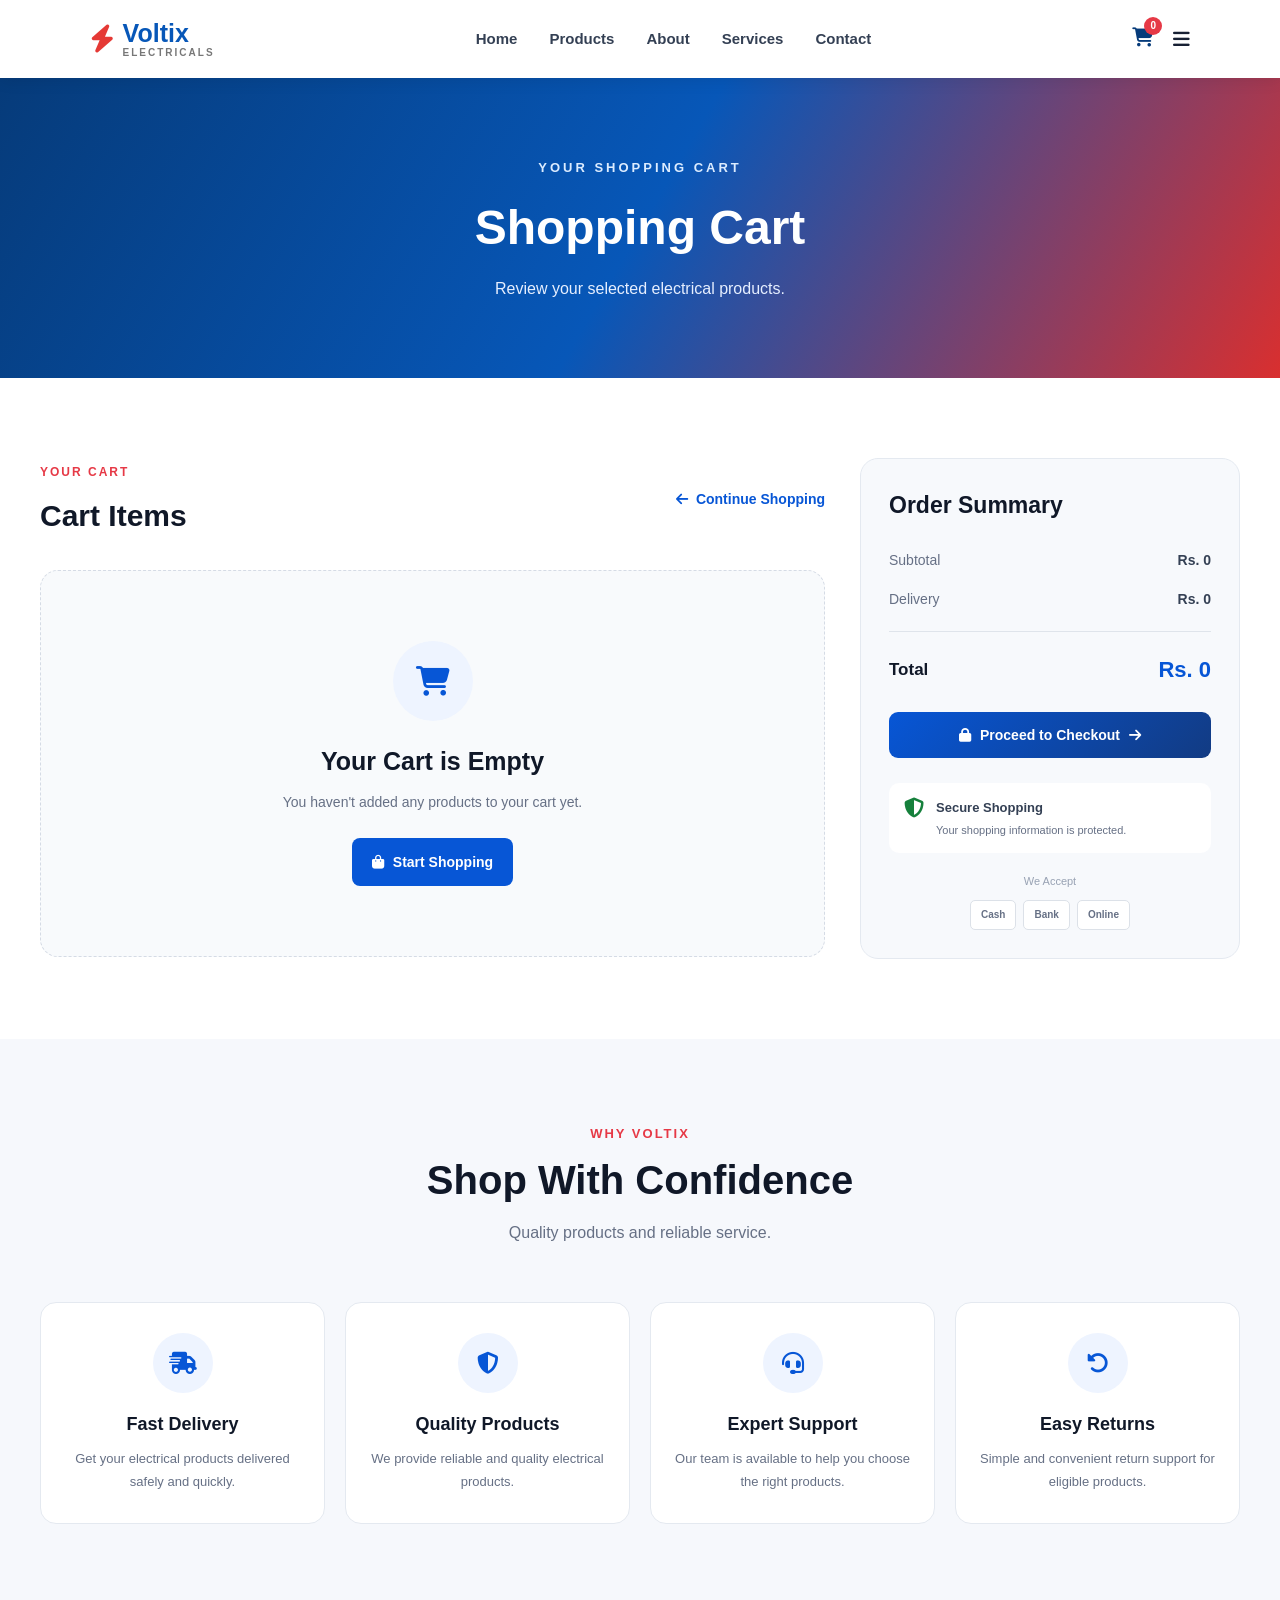
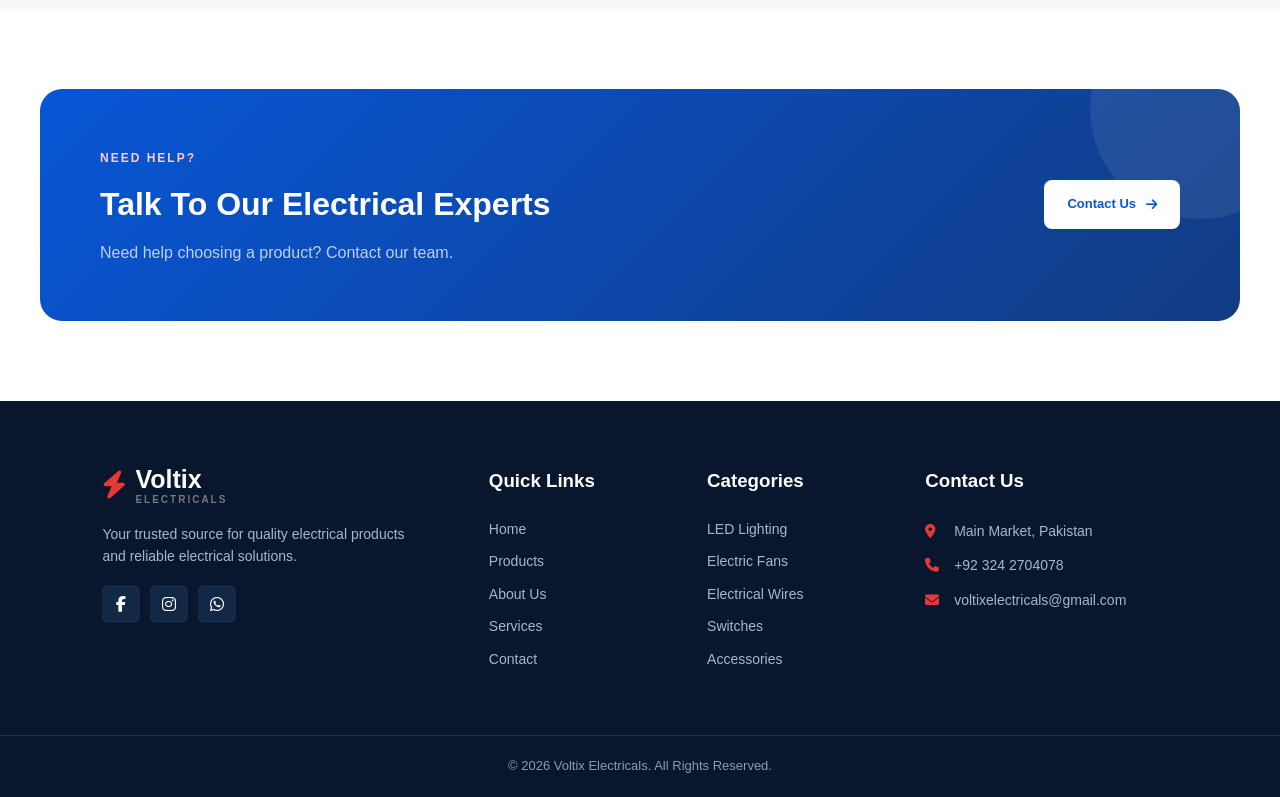
<file: cart.html>
<!DOCTYPE html>
<html lang="en">

<head>

    <meta charset="UTF-8">

    <meta name="viewport" content="width=device-width, initial-scale=1.0">

    <title>Shopping Cart | Voltix Electricals</title>

    <!-- Main CSS -->
    <link rel="stylesheet" href="style.css">

    <!-- Font Awesome -->
    <link rel="stylesheet"
        href="https://cdnjs.cloudflare.com/ajax/libs/font-awesome/6.5.2/css/all.min.css">

</head>


<body>


    <!-- ==================================================
         NAVBAR
    ================================================== -->

    <header class="navbar">

        <div class="logo">

            <i class="fa-solid fa-bolt"></i>

            <div>

                <span>Voltix</span>

                <small>Electricals</small>

            </div>

        </div>


        <nav>

            <a href="index.html">
                Home
            </a>

            <a href="products.html">
                Products
            </a>

            <a href="about.html">
                About
            </a>

            <a href="services.html">
                Services
            </a>

            <a href="contact.html">
                Contact
            </a>

        </nav>


        <div class="nav-icons">

            <a href="cart.html" class="active-cart">

                <i class="fa-solid fa-cart-shopping"></i>

                <span class="cart-count" id="cartCount">
                    0
                </span>

            </a>

            <i class="fa-solid fa-bars menu-icon"></i>

        </div>

    </header>



    <!-- ==================================================
         PAGE HEADER
    ================================================== -->

    <section class="page-header">

        <div>

            <span>
                YOUR SHOPPING CART
            </span>

            <h1>
                Shopping Cart
            </h1>

            <p>
                Review your selected electrical products.
            </p>

        </div>

    </section>



    <!-- ==================================================
         CART SECTION
    ================================================== -->

    <section class="cart-section">

        <div class="cart-container">


            <!-- ==================================================
                 CART PRODUCTS
            ================================================== -->

            <div class="cart-products">

                <div class="cart-heading">

                    <div>

                        <span>
                            YOUR CART
                        </span>

                        <h2>
                            Cart Items
                        </h2>

                    </div>

                    <a href="products.html" class="continue-shopping">

                        <i class="fa-solid fa-arrow-left"></i>

                        Continue Shopping

                    </a>

                </div>


                <!-- CART ITEMS WILL COME HERE -->

                <div id="cartItems">

                    <!-- JavaScript will add products here -->

                </div>


                <!-- EMPTY CART -->

                <div
                    id="emptyCart"
                    class="empty-cart">

                    <div class="empty-cart-icon">

                        <i class="fa-solid fa-cart-shopping"></i>

                    </div>

                    <h2>
                        Your Cart is Empty
                    </h2>

                    <p>
                        You haven't added any products to your cart yet.
                    </p>

                    <a
                        href="products.html"
                        class="shop-now-btn">

                        <i class="fa-solid fa-bag-shopping"></i>

                        Start Shopping

                    </a>

                </div>

            </div>



            <!-- ==================================================
                 CART SUMMARY
            ================================================== -->

            <div class="cart-summary">

                <h2>
                    Order Summary
                </h2>


                <div class="summary-row">

                    <span>
                        Subtotal
                    </span>

                    <strong id="cartSubtotal">
                        Rs. 0
                    </strong>

                </div>


                <div class="summary-row">

                    <span>
                        Delivery
                    </span>

                    <strong id="cartDelivery">
                        Rs. 0
                    </strong>

                </div>


                <div class="summary-divider"></div>


                <div class="summary-total">

                    <span>
                        Total
                    </span>

                    <strong id="cartTotal">
                        Rs. 0
                    </strong>

                </div>


                <!-- CHECKOUT BUTTON -->

                <button
                    class="checkout-btn"
                    id="checkoutBtn">

                    <i class="fa-solid fa-lock"></i>

                    Proceed to Checkout

                    <i class="fa-solid fa-arrow-right"></i>

                </button>


                <!-- PAYMENT INFO -->

                <div class="secure-payment">

                    <i class="fa-solid fa-shield-halved"></i>

                    <div>

                        <strong>
                            Secure Shopping
                        </strong>

                        <span>
                            Your shopping information is protected.
                        </span>

                    </div>

                </div>


                <!-- PAYMENT METHODS -->

                <div class="payment-methods">

                    <span>
                        We Accept
                    </span>

                    <div>

                        <span>
                            Cash
                        </span>

                        <span>
                            Bank
                        </span>

                        <span>
                            Online
                        </span>

                    </div>

                </div>

            </div>

        </div>

    </section>



    <!-- ==================================================
         WHY SHOP WITH US
    ================================================== -->

    <section class="cart-benefits">

        <div class="section-heading">

            <span>
                WHY VOLTIX
            </span>

            <h2>
                Shop With Confidence
            </h2>

            <p>
                Quality products and reliable service.
            </p>

        </div>


        <div class="benefits-grid">


            <!-- BENEFIT 1 -->

            <div class="benefit-card">

                <div class="benefit-icon">

                    <i class="fa-solid fa-truck-fast"></i>

                </div>

                <h3>
                    Fast Delivery
                </h3>

                <p>
                    Get your electrical products delivered
                    safely and quickly.
                </p>

            </div>


            <!-- BENEFIT 2 -->

            <div class="benefit-card">

                <div class="benefit-icon">

                    <i class="fa-solid fa-shield-halved"></i>

                </div>

                <h3>
                    Quality Products
                </h3>

                <p>
                    We provide reliable and quality electrical
                    products.
                </p>

            </div>


            <!-- BENEFIT 3 -->

            <div class="benefit-card">

                <div class="benefit-icon">

                    <i class="fa-solid fa-headset"></i>

                </div>

                <h3>
                    Expert Support
                </h3>

                <p>
                    Our team is available to help you choose
                    the right products.
                </p>

            </div>


            <!-- BENEFIT 4 -->

            <div class="benefit-card">

                <div class="benefit-icon">

                    <i class="fa-solid fa-rotate-left"></i>

                </div>

                <h3>
                    Easy Returns
                </h3>

                <p>
                    Simple and convenient return support for
                    eligible products.
                </p>

            </div>

        </div>

    </section>



    <!-- ==================================================
         CTA
    ================================================== -->

    <section class="cta">

        <div>

            <span>
                NEED HELP?
            </span>

            <h2>
                Talk To Our Electrical Experts
            </h2>

            <p>
                Need help choosing a product? Contact our team.
            </p>

        </div>


        <a
            href="contact.html"
            class="cta-btn">

            Contact Us

            <i class="fa-solid fa-arrow-right"></i>

        </a>

    </section>



    <!-- ==================================================
         FOOTER
    ================================================== -->

    <footer>

        <div class="footer-container">


            <!-- ABOUT -->

            <div class="footer-about">

                <div class="logo footer-logo">

                    <i class="fa-solid fa-bolt"></i>

                    <div>

                        <span>
                            Voltix
                        </span>

                        <small>
                            Electricals
                        </small>

                    </div>

                </div>


                <p>
                    Your trusted source for quality electrical
                    products and reliable electrical solutions.
                </p>


                <div class="social">

                    <a href="#">
                        <i class="fa-brands fa-facebook-f"></i>
                    </a>

                    <a href="#">
                        <i class="fa-brands fa-instagram"></i>
                    </a>

                    <a href="#">
                        <i class="fa-brands fa-whatsapp"></i>
                    </a>

                </div>

            </div>



            <!-- QUICK LINKS -->

            <div class="footer-links">

                <h3>
                    Quick Links
                </h3>

                <a href="index.html">
                    Home
                </a>

                <a href="products.html">
                    Products
                </a>

                <a href="about.html">
                    About Us
                </a>

                <a href="services.html">
                    Services
                </a>

                <a href="contact.html">
                    Contact
                </a>

            </div>



            <!-- CATEGORIES -->

            <div class="footer-links">

                <h3>
                    Categories
                </h3>

                <a href="products.html">
                    LED Lighting
                </a>

                <a href="products.html">
                    Electric Fans
                </a>

                <a href="products.html">
                    Electrical Wires
                </a>

                <a href="products.html">
                    Switches
                </a>

                <a href="products.html">
                    Accessories
                </a>

            </div>



            <!-- CONTACT -->

            <div class="footer-contact">

                <h3>
                    Contact Us
                </h3>

                <p>

                    <i class="fa-solid fa-location-dot"></i>

                    Main Market, Pakistan

                </p>


                <p>

                    <i class="fa-solid fa-phone"></i>

                    +92 324 2704078

                </p>


                <p>

                    <i class="fa-solid fa-envelope"></i>

                    voltixelectricals@gmail.com

                </p>

            </div>


        </div>


        <div class="copyright">

            <p>

                © 2026 Voltix Electricals.
                All Rights Reserved.

            </p>

        </div>

    </footer>



    <!-- ==================================================
         COMMON JS
    ================================================== -->

    <script src="js.js"></script>

</body>

</html>
</file>
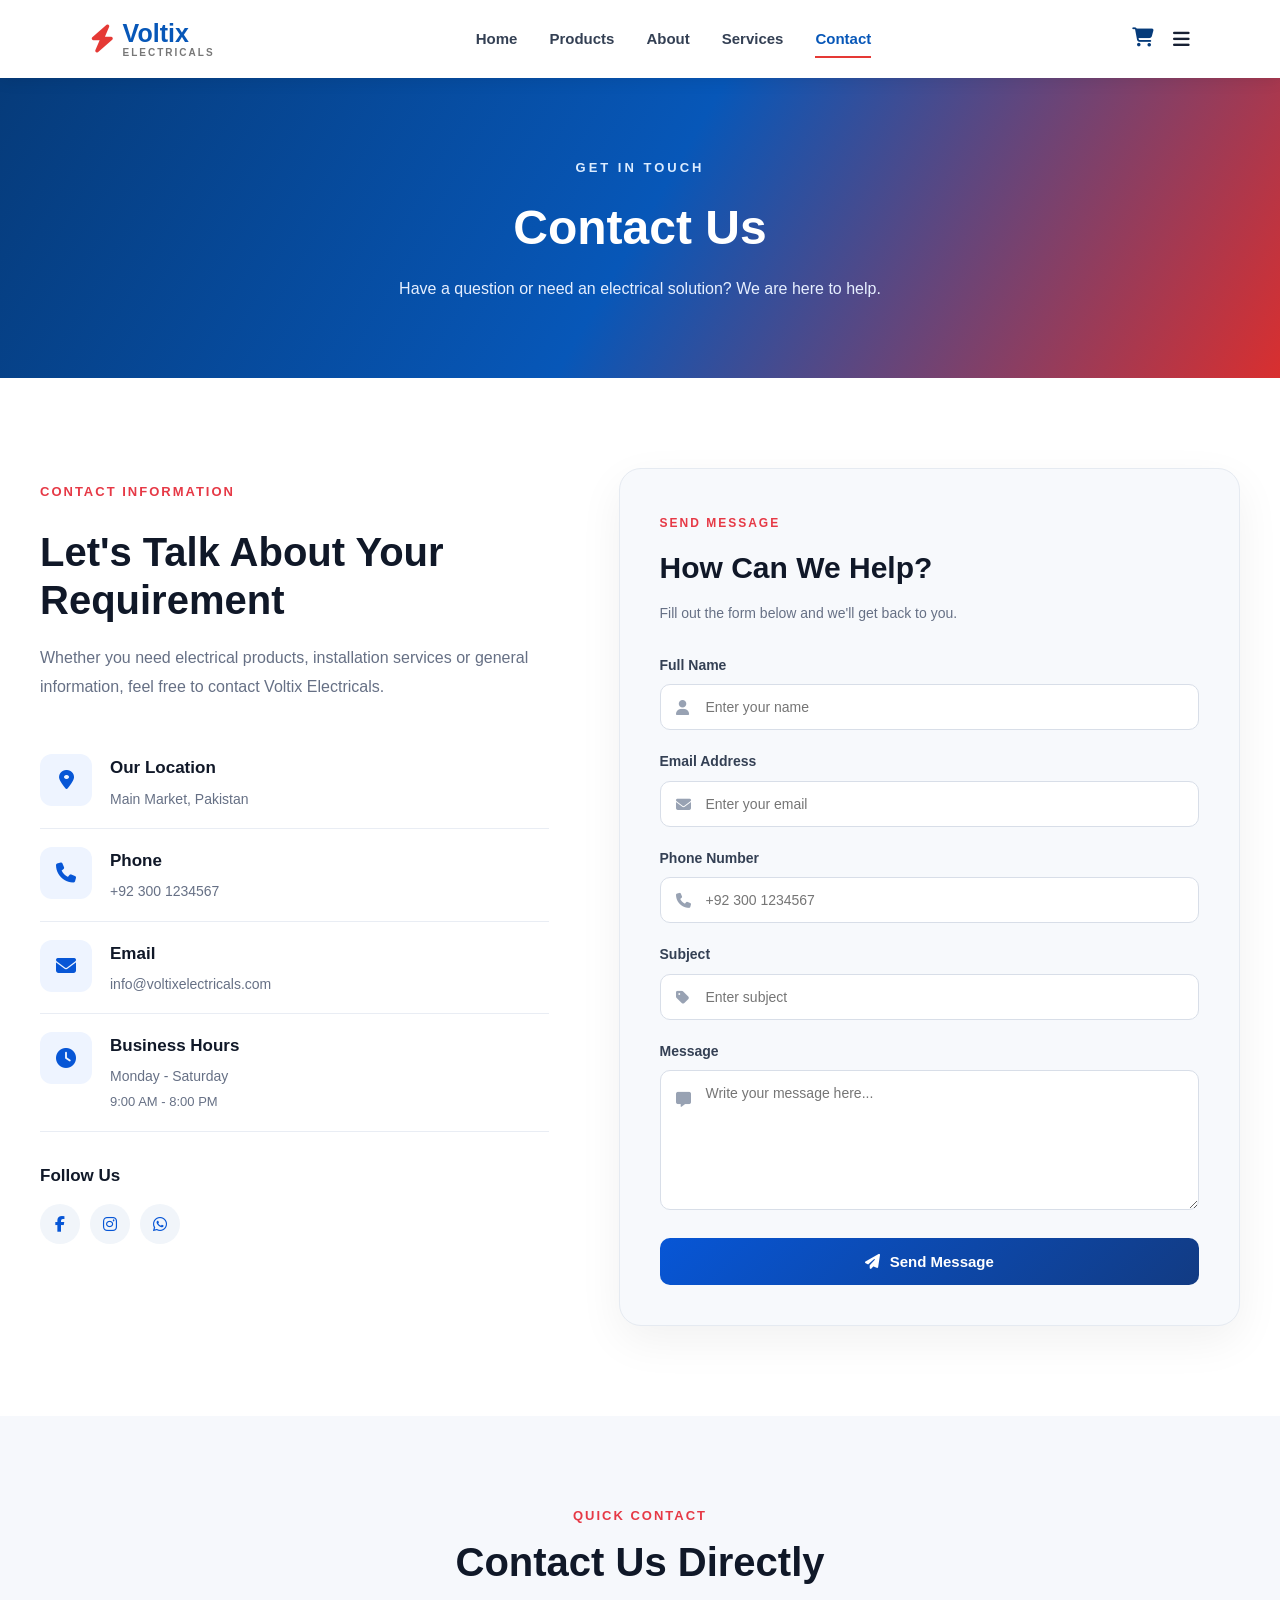
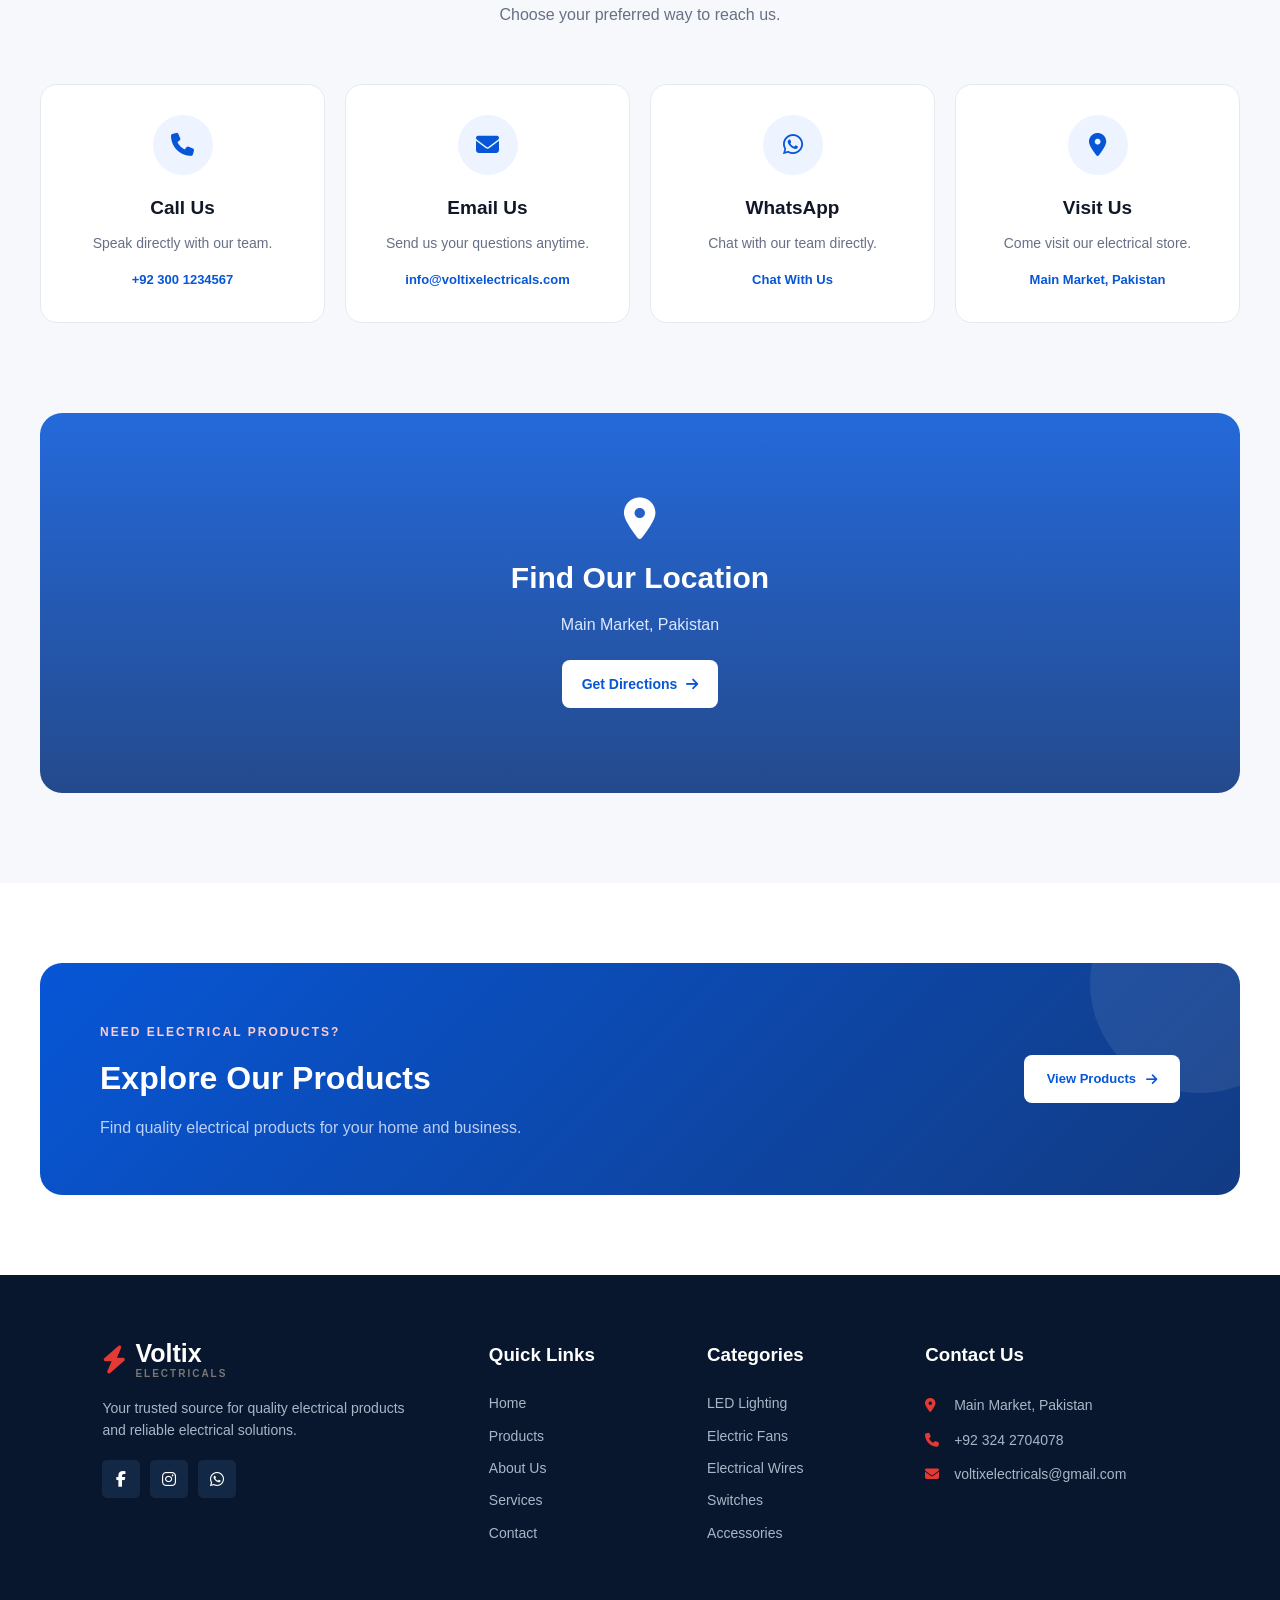
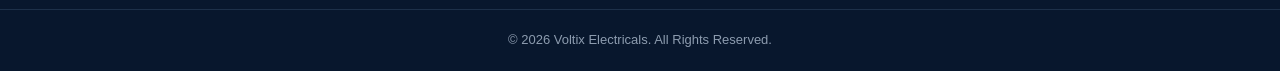
<file: contact.html>
<!DOCTYPE html>
<html lang="en">

<head>

    <meta charset="UTF-8">

    <meta name="viewport" content="width=device-width, initial-scale=1.0">

    <title>Contact | Voltix Electricals</title>

    <!-- Main CSS -->
    <link rel="stylesheet" href="style.css">

    <!-- Font Awesome -->
    <link rel="stylesheet"
        href="https://cdnjs.cloudflare.com/ajax/libs/font-awesome/6.5.2/css/all.min.css">

</head>


<body>


    <!-- ==================================================
         NAVBAR
    ================================================== -->

    <header class="navbar">

        <div class="logo">

            <i class="fa-solid fa-bolt"></i>

            <div>

                <span>Voltix</span>

                <small>Electricals</small>

            </div>

        </div>


        <nav>

            <a href="index.html">
                Home
            </a>

            <a href="products.html">
                Products
            </a>

            <a href="about.html">
                About
            </a>

            <a href="services.html">
                Services
            </a>

            <a href="contact.html" class="active">
                Contact
            </a>

        </nav>


        <div class="nav-icons">

            <a href="cart.html">

                <i class="fa-solid fa-cart-shopping"></i>

            </a>

            <i class="fa-solid fa-bars menu-icon"></i>

        </div>

    </header>



    <!-- ==================================================
         PAGE HEADER
    ================================================== -->

    <section class="page-header">

        <div>

            <span>
                GET IN TOUCH
            </span>

            <h1>
                Contact Us
            </h1>

            <p>
                Have a question or need an electrical solution?
                We are here to help.
            </p>

        </div>

    </section>



    <!-- ==================================================
         CONTACT SECTION
    ================================================== -->

    <section class="contact-section">

        <div class="contact-container">


            <!-- ==================================================
                 CONTACT INFORMATION
            ================================================== -->

            <div class="contact-info">

                <span class="section-label">
                    CONTACT INFORMATION
                </span>

                <h2>
                    Let's Talk About Your Requirement
                </h2>

                <p class="contact-intro">
                    Whether you need electrical products,
                    installation services or general information,
                    feel free to contact Voltix Electricals.
                </p>


                <!-- ADDRESS -->

                <div class="contact-info-box">

                    <div class="contact-icon">

                        <i class="fa-solid fa-location-dot"></i>

                    </div>

                    <div>

                        <h3>
                            Our Location
                        </h3>

                        <p>
                            Main Market, Pakistan
                        </p>

                    </div>

                </div>


                <!-- PHONE -->

                <div class="contact-info-box">

                    <div class="contact-icon">

                        <i class="fa-solid fa-phone"></i>

                    </div>

                    <div>

                        <h3>
                            Phone
                        </h3>

                        <p>
                            +92 300 1234567
                        </p>

                    </div>

                </div>


                <!-- EMAIL -->

                <div class="contact-info-box">

                    <div class="contact-icon">

                        <i class="fa-solid fa-envelope"></i>

                    </div>

                    <div>

                        <h3>
                            Email
                        </h3>

                        <p>
                            info@voltixelectricals.com
                        </p>

                    </div>

                </div>


                <!-- HOURS -->

                <div class="contact-info-box">

                    <div class="contact-icon">

                        <i class="fa-solid fa-clock"></i>

                    </div>

                    <div>

                        <h3>
                            Business Hours
                        </h3>

                        <p>
                            Monday - Saturday
                        </p>

                        <small>
                            9:00 AM - 8:00 PM
                        </small>

                    </div>

                </div>


                <!-- SOCIAL -->

                <div class="contact-social">

                    <h3>
                        Follow Us
                    </h3>

                    <div>

                        <a href="#">
                            <i class="fa-brands fa-facebook-f"></i>
                        </a>

                        <a href="#">
                            <i class="fa-brands fa-instagram"></i>
                        </a>

                        <a href="#">
                            <i class="fa-brands fa-whatsapp"></i>
                        </a>

                    </div>

                </div>

            </div>



            <!-- ==================================================
                 CONTACT FORM
            ================================================== -->

            <div class="contact-form-wrapper">

                <div class="form-heading">

                    <span>
                        SEND MESSAGE
                    </span>

                    <h2>
                        How Can We Help?
                    </h2>

                    <p>
                        Fill out the form below and we'll get
                        back to you.
                    </p>

                </div>


                <form id="contactForm">


                    <!-- NAME -->

                    <div class="form-group">

                        <label for="contactName">
                            Full Name
                        </label>

                        <div class="input-box">

                            <i class="fa-solid fa-user"></i>

                            <input
                                type="text"
                                id="contactName"
                                name="name"
                                placeholder="Enter your name"
                                required>

                        </div>

                    </div>


                    <!-- EMAIL -->

                    <div class="form-group">

                        <label for="contactEmail">
                            Email Address
                        </label>

                        <div class="input-box">

                            <i class="fa-solid fa-envelope"></i>

                            <input
                                type="email"
                                id="contactEmail"
                                name="email"
                                placeholder="Enter your email"
                                required>

                        </div>

                    </div>


                    <!-- PHONE -->

                    <div class="form-group">

                        <label for="contactPhone">
                            Phone Number
                        </label>

                        <div class="input-box">

                            <i class="fa-solid fa-phone"></i>

                            <input
                                type="tel"
                                id="contactPhone"
                                name="phone"
                                placeholder="+92 300 1234567"
                                required>

                        </div>

                    </div>


                    <!-- SUBJECT -->

                    <div class="form-group">

                        <label for="contactSubject">
                            Subject
                        </label>

                        <div class="input-box">

                            <i class="fa-solid fa-tag"></i>

                            <input
                                type="text"
                                id="contactSubject"
                                name="subject"
                                placeholder="Enter subject"
                                required>

                        </div>

                    </div>


                    <!-- MESSAGE -->

                    <div class="form-group">

                        <label for="contactMessage">
                            Message
                        </label>

                        <div class="textarea-box">

                            <i class="fa-solid fa-message"></i>

                            <textarea
                                id="contactMessage"
                                name="message"
                                rows="6"
                                placeholder="Write your message here..."
                                required></textarea>

                        </div>

                    </div>


                    <!-- SUBMIT -->

                    <button
                        type="submit"
                        class="contact-submit-btn">

                        <i class="fa-solid fa-paper-plane"></i>

                        Send Message

                    </button>


                    <!-- SUCCESS MESSAGE -->

                    <div
                        id="contactSuccess"
                        class="contact-success">

                        <i class="fa-solid fa-circle-check"></i>

                        Your message has been saved successfully!

                    </div>


                </form>

            </div>

        </div>

    </section>



    <!-- ==================================================
         QUICK CONTACT CARDS
    ================================================== -->

    <section class="quick-contact">

        <div class="section-heading">

            <span>
                QUICK CONTACT
            </span>

            <h2>
                Contact Us Directly
            </h2>

            <p>
                Choose your preferred way to reach us.
            </p>

        </div>


        <div class="quick-contact-grid">


            <!-- CALL -->

            <div class="quick-contact-card">

                <div class="quick-icon">

                    <i class="fa-solid fa-phone"></i>

                </div>

                <h3>
                    Call Us
                </h3>

                <p>
                    Speak directly with our team.
                </p>

                <a href="tel:+923001234567">
                    +92 300 1234567
                </a>

            </div>



            <!-- EMAIL -->

            <div class="quick-contact-card">

                <div class="quick-icon">

                    <i class="fa-solid fa-envelope"></i>

                </div>

                <h3>
                    Email Us
                </h3>

                <p>
                    Send us your questions anytime.
                </p>

                <a href="mailto:info@voltixelectricals.com">
                    info@voltixelectricals.com
                </a>

            </div>



            <!-- WHATSAPP -->

            <div class="quick-contact-card">

                <div class="quick-icon">

                    <i class="fa-brands fa-whatsapp"></i>

                </div>

                <h3>
                    WhatsApp
                </h3>

                <p>
                    Chat with our team directly.
                </p>

                <a href="#">
                    Chat With Us
                </a>

            </div>



            <!-- LOCATION -->

            <div class="quick-contact-card">

                <div class="quick-icon">

                    <i class="fa-solid fa-location-dot"></i>

                </div>

                <h3>
                    Visit Us
                </h3>

                <p>
                    Come visit our electrical store.
                </p>

                <a href="#">
                    Main Market, Pakistan
                </a>

            </div>


        </div>

    </section>



    <!-- ==================================================
         MAP / LOCATION
    ================================================== -->

    <section class="map-section">

        <div class="map-container">

            <div class="map-content">

                <i class="fa-solid fa-location-dot"></i>

                <h2>
                    Find Our Location
                </h2>

                <p>
                    Main Market, Pakistan
                </p>

                <a href="#" class="map-btn">

                    Get Directions

                    <i class="fa-solid fa-arrow-right"></i>

                </a>

            </div>

        </div>

    </section>



    <!-- ==================================================
         CTA
    ================================================== -->

    <section class="cta">

        <div>

            <span>
                NEED ELECTRICAL PRODUCTS?
            </span>

            <h2>
                Explore Our Products
            </h2>

            <p>
                Find quality electrical products for your home
                and business.
            </p>

        </div>


        <a href="products.html" class="cta-btn">

            View Products

            <i class="fa-solid fa-arrow-right"></i>

        </a>

    </section>



    <!-- ==================================================
         FOOTER
    ================================================== -->

    <footer>

        <div class="footer-container">


            <!-- ABOUT -->

            <div class="footer-about">

                <div class="logo footer-logo">

                    <i class="fa-solid fa-bolt"></i>

                    <div>

                        <span>
                            Voltix
                        </span>

                        <small>
                            Electricals
                        </small>

                    </div>

                </div>


                <p>
                    Your trusted source for quality electrical
                    products and reliable electrical solutions.
                </p>


                <div class="social">

                    <a href="#">
                        <i class="fa-brands fa-facebook-f"></i>
                    </a>

                    <a href="#">
                        <i class="fa-brands fa-instagram"></i>
                    </a>

                    <a href="#">
                        <i class="fa-brands fa-whatsapp"></i>
                    </a>

                </div>

            </div>



            <!-- QUICK LINKS -->

            <div class="footer-links">

                <h3>
                    Quick Links
                </h3>

                <a href="index.html">
                    Home
                </a>

                <a href="products.html">
                    Products
                </a>

                <a href="about.html">
                    About Us
                </a>

                <a href="services.html">
                    Services
                </a>

                <a href="contact.html">
                    Contact
                </a>

            </div>



            <!-- CATEGORIES -->

            <div class="footer-links">

                <h3>
                    Categories
                </h3>

                <a href="products.html">
                    LED Lighting
                </a>

                <a href="products.html">
                    Electric Fans
                </a>

                <a href="products.html">
                    Electrical Wires
                </a>

                <a href="products.html">
                    Switches
                </a>

                <a href="products.html">
                    Accessories
                </a>

            </div>



            <!-- CONTACT -->

            <div class="footer-contact">

                <h3>
                    Contact Us
                </h3>

                <p>

                    <i class="fa-solid fa-location-dot"></i>

                    Main Market, Pakistan

                </p>


                <p>

                    <i class="fa-solid fa-phone"></i>

                    +92 324 2704078

                </p>


                <p>

                    <i class="fa-solid fa-envelope"></i>

                    voltixelectricals@gmail.com
                </p>

            </div>


        </div>


        <div class="copyright">

            <p>

                © 2026 Voltix Electricals.
                All Rights Reserved.

            </p>

        </div>

    </footer>



    <!-- COMMON JS -->

    <script src="js.js"></script>

</body>

</html>
</file>
<file: style.css>
/* =====================================================
   GLOBAL
===================================================== */

* {
    margin: 0;
    padding: 0;
    box-sizing: border-box;
}

html {
    scroll-behavior: smooth;
}

body {
    font-family: Arial, Helvetica, sans-serif;
    color: #172033;
    background: #ffffff;
    line-height: 1.6;
}

a {
    text-decoration: none;
    color: inherit;
}

img {
    max-width: 100%;
    display: block;
}


/* =====================================================
   COLORS
===================================================== */

:root {

    --blue: #0757b8;

    --dark-blue: #063b7a;

    --light-blue: #eaf3ff;

    --red: #e53935;

    --dark-red: #c62828;

    --dark: #101828;

    --gray: #667085;

    --light: #f4f8ff;

    --white: #ffffff;

    --border: #e4e7ec;

}


/* =====================================================
   NAVBAR
===================================================== */

.navbar {

    height: 78px;

    padding: 0 7%;

    display: flex;

    align-items: center;

    justify-content: space-between;

    background: #ffffff;

    box-shadow: 0 3px 15px rgba(0, 0, 0, 0.08);

    position: sticky;

    top: 0;

    z-index: 1000;

}


/* LOGO */

.logo {

    display: flex;

    align-items: center;

    gap: 8px;

    color: var(--blue);

    font-size: 25px;

    font-weight: bold;

}

.logo > i {

    color: var(--red);

    font-size: 28px;

}

.logo div {

    display: flex;

    flex-direction: column;

    line-height: 1.1;

}

.logo span {

    font-size: 25px;

}

.logo small {

    font-size: 10px;

    color: #777;

    letter-spacing: 2px;

    text-transform: uppercase;

}


/* NAV LINKS */

.navbar nav {

    display: flex;

    align-items: center;

    gap: 32px;

}

.navbar nav a {

    color: #344054;

    font-size: 15px;

    font-weight: 600;

    position: relative;

    transition: 0.3s;

}

.navbar nav a::after {

    content: "";

    position: absolute;

    width: 0;

    height: 2px;

    background: var(--red);

    bottom: -7px;

    left: 0;

    transition: 0.3s;

}

.navbar nav a:hover,

.navbar nav a.active {

    color: var(--blue);

}

.navbar nav a:hover::after,

.navbar nav a.active::after {

    width: 100%;

}


/* NAV ICONS */

.nav-icons {

    display: flex;

    align-items: center;

    gap: 20px;

}

.nav-icons a {

    color: var(--dark-blue);

}

.nav-icons i {

    font-size: 19px;

    cursor: pointer;

}

.menu-icon {

    display: none;

}


/* =====================================================
   HERO
===================================================== */

.hero {

    min-height: 620px;

    padding: 70px 8%;

    display: flex;

    align-items: center;

    justify-content: space-between;

    gap: 40px;

    background:
        linear-gradient(
            120deg,
            #eef6ff,
            #ffffff
        );

    overflow: hidden;

}


/* HERO CONTENT */

.hero-content {

    width: 52%;

}

.hero-tag {

    display: inline-flex;

    align-items: center;

    gap: 7px;

    padding: 8px 15px;

    background: #e4f0ff;

    color: var(--blue);

    border-radius: 30px;

    font-size: 13px;

    font-weight: bold;

}

.hero-tag i {

    color: var(--red);

}


.hero h1 {

    font-size: 58px;

    line-height: 1.1;

    color: var(--dark);

    margin: 22px 0;

}

.hero h1 span {

    color: var(--blue);

}


.hero p {

    max-width: 580px;

    color: var(--gray);

    font-size: 17px;

    margin-bottom: 30px;

}


/* HERO BUTTONS */

.hero-buttons {

    display: flex;

    align-items: center;

    gap: 15px;

}

.btn {

    display: inline-flex;

    align-items: center;

    justify-content: center;

    gap: 10px;

    padding: 14px 25px;

    border-radius: 7px;

    font-weight: bold;

    transition: 0.3s;

}


/* PRIMARY BUTTON */

.primary-btn {

    color: white;

    background: var(--blue);

}

.primary-btn:hover {

    background: var(--dark-blue);

    transform: translateY(-3px);

}


/* SECONDARY BUTTON */

.secondary-btn {

    color: var(--blue);

    border: 2px solid var(--blue);

}

.secondary-btn:hover {

    background: var(--blue);

    color: white;

}


/* =====================================================
   HERO RIGHT SIDE
===================================================== */

.hero-image {

    width: 43%;

    height: 430px;

    position: relative;

    display: flex;

    align-items: center;

    justify-content: center;

}


/* CIRCLE */

.circle-bg {

    width: 350px;

    height: 350px;

    border-radius: 50%;

    background:
        linear-gradient(
            135deg,
            var(--blue),
            var(--red)
        );

    box-shadow:
        0 25px 60px rgba(7, 87, 184, 0.25);

}


/* FLOATING ICON BOXES */

.electric-icon {

    width: 100px;

    height: 100px;

    position: absolute;

    display: flex;

    align-items: center;

    justify-content: center;

    background: white;

    border-radius: 20px;

    box-shadow:
        0 15px 35px rgba(0, 0, 0, 0.18);

    animation: floating 3s ease-in-out infinite;

}

.electric-icon i {

    font-size: 45px;

    color: var(--blue);

}

.electric-icon.bulb {

    top: 35px;

    right: 50px;

}

.electric-icon.plug {

    bottom: 35px;

    left: 40px;

    animation-delay: 0.5s;

}

.electric-icon.fan {

    bottom: 40px;

    right: 30px;

    animation-delay: 1s;

}

.electric-icon.fan i {

    color: var(--red);

}


/* FLOATING ANIMATION */

@keyframes floating {

    0% {

        transform: translateY(0);

    }

    50% {

        transform: translateY(-12px);

    }

    100% {

        transform: translateY(0);

    }

}


/* =====================================================
   COMMON SECTION
===================================================== */

section {

    padding: 90px 8%;

}


/* SECTION HEADING */

.section-heading {

    text-align: center;

    margin-bottom: 50px;

}

.section-heading > span {

    color: var(--red);

    font-size: 13px;

    font-weight: bold;

    letter-spacing: 2px;

}

.section-heading h2 {

    font-size: 38px;

    line-height: 1.2;

    margin: 8px 0;

}

.section-heading h2 span {

    color: var(--blue);

}

.section-heading p {

    color: var(--gray);

    font-size: 15px;

}


/* =====================================================
   CATEGORIES
===================================================== */

.categories {

    background: white;

}


.category-container {

    display: grid;

    grid-template-columns:
        repeat(4, 1fr);

    gap: 22px;

}


/* CATEGORY CARD */

.category-card {

    padding: 30px 23px;

    text-align: center;

    background: white;

    border: 1px solid var(--border);

    border-radius: 12px;

    transition: 0.3s;

}

.category-card:hover {

    transform: translateY(-8px);

    border-color: #b8d5f7;

    box-shadow:
        0 15px 35px rgba(7, 87, 184, 0.12);

}


/* CATEGORY ICON */

.category-icon {

    width: 70px;

    height: 70px;

    margin: auto;

    display: flex;

    align-items: center;

    justify-content: center;

    border-radius: 50%;

    background: var(--light-blue);

}

.category-icon i {

    color: var(--blue);

    font-size: 28px;

}


.category-card h3 {

    margin: 18px 0 8px;

    font-size: 19px;

}


.category-card p {

    color: var(--gray);

    font-size: 14px;

    margin-bottom: 15px;

}


.category-card a {

    color: var(--red);

    font-size: 14px;

    font-weight: bold;

}


/* =====================================================
   FEATURED PRODUCTS
===================================================== */

.featured {

    background: var(--light);

}


/* PRODUCT GRID */

.product-container {

    display: grid;

    grid-template-columns:
        repeat(4, 1fr);

    gap: 22px;

}


/* PRODUCT CARD */

.product-card {

    background: white;

    border-radius: 12px;

    overflow: hidden;

    border: 1px solid #edf0f5;

    box-shadow:
        0 5px 20px rgba(0, 0, 0, 0.05);

    transition: 0.3s;

}

.product-card:hover {

    transform: translateY(-7px);

    box-shadow:
        0 15px 35px rgba(7, 87, 184, 0.12);

}


/* PRODUCT IMAGE */

.product-image {

    width: 100%;

    height: 230px;

    background: #eef5ff;

    position: relative;

    overflow: hidden;

    display: flex;

    align-items: center;

    justify-content: center;

}

.product-image img {

    width: 100%;

    height: 100%;

    object-fit: cover;

    transition: 0.4s;

}

.product-card:hover .product-image img {

    transform: scale(1.07);

}


/* SALE BADGE */

.sale {

    position: absolute;

    top: 15px;

    left: 15px;

    z-index: 2;

    background: var(--red);

    color: white;

    padding: 5px 10px;

    border-radius: 4px;

    font-size: 11px;

    font-weight: bold;

}


/* PRODUCT INFO */

.product-info {

    padding: 20px;

}

.product-info small {

    color: var(--blue);

    font-size: 12px;

    font-weight: bold;

}

.product-info h3 {

    font-size: 17px;

    margin: 5px 0 10px;

    line-height: 1.4;

}


/* PRICE */

.price {

    color: var(--red);

    font-size: 20px;

    font-weight: bold;

    margin-bottom: 15px;

}


/* PRODUCT BUTTON */

.product-btn {

    display: block;

    text-align: center;

    padding: 10px;

    border-radius: 6px;

    color: white;

    background: var(--blue);

    font-size: 14px;

    font-weight: bold;

    transition: 0.3s;

}

.product-btn:hover {

    background: var(--dark-blue);

}


/* CENTER BUTTON */

.center-btn {

    text-align: center;

    margin-top: 40px;

}


/* =====================================================
   WHY CHOOSE US
===================================================== */

.why-us {

    display: flex;

    align-items: center;

    justify-content: space-between;

    gap: 70px;

    background: white;

}


.why-content {

    width: 60%;

}


.why-content > span {

    color: var(--red);

    font-size: 13px;

    font-weight: bold;

    letter-spacing: 2px;

}


.why-content h2 {

    font-size: 38px;

    line-height: 1.2;

    margin: 10px 0 15px;

}


.why-content h2 span {

    color: var(--blue);

}


.why-content > p {

    color: var(--gray);

    margin-bottom: 30px;

}


/* FEATURES */

.features {

    display: flex;

    flex-direction: column;

    gap: 20px;

}


.feature {

    display: flex;

    align-items: center;

    gap: 18px;

}


/* FEATURE ICON */

.feature-icon {

    min-width: 55px;

    width: 55px;

    height: 55px;

    display: flex;

    align-items: center;

    justify-content: center;

    background: var(--light-blue);

    border-radius: 10px;

}


.feature-icon i {

    color: var(--blue);

    font-size: 22px;

}


.feature h3 {

    font-size: 17px;

}


.feature p {

    color: var(--gray);

    font-size: 13px;

}


/* WHY BOX */

.why-box {

    width: 330px;

    min-height: 330px;

    padding: 35px;

    border-radius: 25px;

    display: flex;

    flex-direction: column;

    align-items: center;

    justify-content: center;

    text-align: center;

    color: white;

    background:
        linear-gradient(
            145deg,
            var(--blue),
            var(--dark-blue)
        );

    box-shadow:
        15px 20px 40px rgba(7, 87, 184, 0.25);

}


.why-box i {

    font-size: 60px;

    color: #ffcc00;

    margin-bottom: 20px;

}


.why-box h3 {

    font-size: 25px;

    line-height: 1.3;

}


.why-box p {

    margin-top: 12px;

    opacity: 0.85;

}


/* =====================================================
   CTA
===================================================== */

.cta {

    padding: 55px 8%;

    display: flex;

    align-items: center;

    justify-content: space-between;

    gap: 30px;

    color: white;

    background:
        linear-gradient(
            100deg,
            var(--blue),
            #0c6bd8
        );

}


.cta span {

    color: #dbeaff;

    font-size: 12px;

    font-weight: bold;

    letter-spacing: 2px;

}


.cta h2 {

    font-size: 32px;

    margin: 5px 0;

}


.cta p {

    opacity: 0.85;

}


/* CTA BUTTON */

.cta-btn {

    display: flex;

    align-items: center;

    gap: 10px;

    padding: 14px 25px;

    border-radius: 7px;

    background: var(--red);

    color: white;

    font-weight: bold;

    white-space: nowrap;

    transition: 0.3s;

}

.cta-btn:hover {

    background: var(--dark-red);

    transform: translateY(-3px);

}


/* =====================================================
   FOOTER
===================================================== */

footer {

    background: #08172d;

    color: white;

}


/* FOOTER GRID */

.footer-container {

    padding: 65px 8%;

    display: grid;

    grid-template-columns:
        2fr 1fr 1fr 1.5fr;

    gap: 50px;

}


/* FOOTER ABOUT */

.footer-about > p {

    max-width: 320px;

    margin: 18px 0;

    color: #aab6c8;

    font-size: 14px;

}


/* FOOTER LOGO */

.footer-logo {

    color: white;

}


/* SOCIAL */

.social {

    display: flex;

    gap: 10px;

}

.social a {

    width: 38px;

    height: 38px;

    display: flex;

    align-items: center;

    justify-content: center;

    background: #122845;

    border-radius: 5px;

    transition: 0.3s;

}

.social a:hover {

    background: var(--red);

    transform: translateY(-3px);

}


/* FOOTER LINKS */

.footer-links {

    display: flex;

    flex-direction: column;

    gap: 10px;

}


.footer-links h3,

.footer-contact h3 {

    margin-bottom: 12px;

}


.footer-links a {

    color: #aab6c8;

    font-size: 14px;

    transition: 0.3s;

}


.footer-links a:hover {

    color: white;

    padding-left: 5px;

}


/* CONTACT */

.footer-contact {

    display: flex;

    flex-direction: column;

    gap: 12px;

}


.footer-contact p {

    color: #aab6c8;

    font-size: 14px;

}


.footer-contact p i {

    width: 25px;

    color: var(--red);

}


/* COPYRIGHT */

.copyright {

    padding: 20px;

    text-align: center;

    border-top: 1px solid #1d3049;

    color: #8d9caf;

    font-size: 13px;

}


/* =====================================================
   TABLET
===================================================== */

@media (max-width: 1000px) {

    .navbar {

        padding: 0 5%;

    }


    .navbar nav {

        gap: 18px;

    }


    .hero {

        padding: 60px 5%;

    }


    .hero h1 {

        font-size: 48px;

    }


    .category-container {

        grid-template-columns:
            repeat(2, 1fr);

    }


    .product-container {

        grid-template-columns:
            repeat(2, 1fr);

    }


    .why-us {

        gap: 40px;

    }


    .why-content {

        width: 55%;

    }


    .footer-container {

        grid-template-columns:
            repeat(2, 1fr);

    }

}


/* =====================================================
   MOBILE
===================================================== */

@media (max-width: 700px) {


    /* NAVBAR */

    .navbar {

        height: 70px;

        padding: 0 5%;

    }


    .navbar nav {

        display: none;

        position: absolute;

        top: 70px;

        left: 0;

        width: 100%;

        padding: 20px;

        background: white;

        flex-direction: column;

        align-items: center;

        gap: 20px;

        box-shadow:
            0 8px 20px rgba(0, 0, 0, 0.1);

    }


    .navbar nav.show {

        display: flex;

    }


    .menu-icon {

        display: block;

    }


    /* HERO */

    .hero {

        padding: 55px 5%;

        flex-direction: column;

        text-align: center;

    }


    .hero-content {

        width: 100%;

    }


    .hero h1 {

        font-size: 40px;

    }


    .hero p {

        font-size: 15px;

        margin-left: auto;

        margin-right: auto;

    }


    .hero-buttons {

        flex-direction: column;

    }


    .hero-buttons .btn {

        width: 100%;

    }


    /* HERO IMAGE */

    .hero-image {

        width: 100%;

        height: 320px;

        margin-top: 30px;

    }


    .circle-bg {

        width: 250px;

        height: 250px;

    }


    .electric-icon {

        width: 75px;

        height: 75px;

    }


    .electric-icon i {

        font-size: 32px;

    }


    .electric-icon.bulb {

        top: 20px;

        right: 30px;

    }


    .electric-icon.plug {

        bottom: 20px;

        left: 20px;

    }


    .electric-icon.fan {

        bottom: 25px;

        right: 10px;

    }


    /* SECTIONS */

    section {

        padding: 65px 5%;

    }


    .section-heading {

        margin-bottom: 35px;

    }


    .section-heading h2 {

        font-size: 30px;

    }


    /* CATEGORIES */

    .category-container {

        grid-template-columns: 1fr;

    }


    /* PRODUCTS */

    .product-container {

        grid-template-columns: 1fr;

    }


    .product-image {

        height: 250px;

    }


    /* WHY */

    .why-us {

        flex-direction: column;

        gap: 45px;

    }


    .why-content {

        width: 100%;

    }


    .why-content h2 {

        font-size: 30px;

    }


    .why-box {

        width: 100%;

        min-height: 280px;

    }


    /* CTA */

    .cta {

        flex-direction: column;

        text-align: center;

        padding: 45px 5%;

    }


    .cta h2 {

        font-size: 27px;

    }


    .cta-btn {

        width: 100%;

        justify-content: center;

    }


    /* FOOTER */

    .footer-container {

        grid-template-columns: 1fr;

        padding: 50px 5%;

        gap: 35px;

    }

}


/* =====================================================
   SMALL MOBILE
===================================================== */

@media (max-width: 400px) {

    .logo span {

        font-size: 21px;

    }


    .logo small {

        font-size: 8px;

    }


    .hero h1 {

        font-size: 34px;

    }


    .section-heading h2 {

        font-size: 27px;

    }


    .product-image {

        height: 220px;

    }

}

/* =====================================================
   PRODUCTS PAGE
===================================================== */


/* ================= PAGE HEADER ================= */

.page-header {
    min-height: 300px;
    padding: 70px 8%;

    display: flex;
    align-items: center;
    justify-content: center;

    text-align: center;

    color: white;

    background: linear-gradient(
        120deg,
        #063b7a,
        #0757b8,
        #d92f2f
    );
}

.page-header span {
    font-size: 13px;
    font-weight: bold;
    letter-spacing: 3px;
    color: #dcecff;
}

.page-header h1 {
    font-size: 48px;
    margin: 10px 0;
}

.page-header p {
    color: #e6efff;
    font-size: 16px;
}


/* ================= PRODUCTS SECTION ================= */

.products-section {
    background: #f6f9fd;
}


/* ================= SEARCH + FILTER ================= */

.product-tools {
    margin-bottom: 45px;
}


/* SEARCH BOX */

.search-box {
    width: 100%;
    max-width: 650px;

    margin: 0 auto 25px;

    position: relative;
}

.search-box i {
    position: absolute;

    left: 18px;
    top: 50%;

    transform: translateY(-50%);

    color: #667085;
}

.search-box input {
    width: 100%;
    height: 55px;

    padding: 0 20px 0 50px;

    border: 1px solid #d9e1ec;

    border-radius: 8px;

    outline: none;

    background: white;

    font-size: 15px;

    transition: 0.3s;
}

.search-box input:focus {
    border-color: #0757b8;

    box-shadow:
        0 0 0 3px rgba(7, 87, 184, 0.1);
}


/* ================= FILTER BUTTONS ================= */

.filter-buttons {
    display: flex;

    justify-content: center;

    flex-wrap: wrap;

    gap: 10px;
}

.filter-btn {
    border: 1px solid #d5dce7;

    background: white;

    color: #344054;

    padding: 10px 18px;

    border-radius: 6px;

    font-size: 14px;

    font-weight: 600;

    cursor: pointer;

    transition: 0.3s;
}

.filter-btn:hover {
    border-color: #0757b8;

    color: #0757b8;
}

.filter-btn.active {
    background: #0757b8;

    color: white;

    border-color: #0757b8;
}


/* ================= PRODUCTS GRID ================= */

.products-grid {
    display: grid;

    grid-template-columns: repeat(4, 1fr);

    gap: 24px;
}


/* ================= PRODUCT CARD ================= */

.shop-product-card {
    background: white;

    border: 1px solid #e6eaf0;

    border-radius: 12px;

    overflow: hidden;

    box-shadow:
        0 5px 20px rgba(0, 0, 0, 0.05);

    transition: 0.3s;
}

.shop-product-card:hover {
    transform: translateY(-7px);

    box-shadow:
        0 15px 35px rgba(7, 87, 184, 0.12);
}


/* ================= PRODUCT IMAGE ================= */

.shop-product-image {
    width: 100%;
    height: 230px;

    background: #edf5ff;

    position: relative;

    display: flex;

    align-items: center;

    justify-content: center;

    overflow: hidden;
}

.shop-product-image img {
    width: 100%;
    height: 100%;

    object-fit: cover;

    transition: 0.4s;
}

.shop-product-card:hover
.shop-product-image img {
    transform: scale(1.07);
}


/* ================= PRODUCT BADGE ================= */

.product-badge {
    position: absolute;

    top: 14px;
    left: 14px;

    z-index: 2;

    background: #e53935;

    color: white;

    padding: 5px 9px;

    border-radius: 4px;

    font-size: 10px;

    font-weight: bold;
}


/* ================= PRODUCT INFORMATION ================= */

.shop-product-info {
    padding: 20px;
}

.product-category {
    color: #0757b8;

    font-size: 12px;

    font-weight: bold;

    text-transform: uppercase;

    letter-spacing: 0.5px;
}

.shop-product-info h3 {
    color: #172033;

    font-size: 18px;

    margin: 6px 0 8px;

    line-height: 1.35;
}

.shop-product-info > p {
    color: #667085;

    font-size: 13px;

    min-height: 42px;

    margin-bottom: 15px;
}


/* ================= PRICE + CART ================= */

.product-bottom {
    display: flex;

    align-items: center;

    justify-content: space-between;

    margin-bottom: 15px;
}

.product-bottom strong {
    color: #e53935;

    font-size: 20px;
}


/* CART BUTTON */

.add-cart {
    width: 42px;
    height: 42px;

    border: none;

    border-radius: 6px;

    background: #0757b8;

    color: white;

    cursor: pointer;

    font-size: 16px;

    transition: 0.3s;
}

.add-cart:hover {
    background: #063b7a;

    transform: scale(1.05);
}


/* ================= DETAILS BUTTON ================= */

.details-btn {
    display: block;

    width: 100%;

    padding: 10px;

    text-align: center;

    border: 1px solid #0757b8;

    color: #0757b8;

    border-radius: 6px;

    font-size: 14px;

    font-weight: bold;

    transition: 0.3s;
}

.details-btn:hover {
    background: #0757b8;

    color: white;
}


/* ================= NO PRODUCTS ================= */

.no-products {
    display: none;

    text-align: center;

    padding: 70px 20px;
}

.no-products i {
    font-size: 55px;

    color: #0757b8;

    margin-bottom: 15px;
}

.no-products h3 {
    font-size: 24px;

    margin-bottom: 5px;
}

.no-products p {
    color: #667085;
}


/* =====================================================
   TABLET
===================================================== */

@media (max-width: 1100px) {

    .products-grid {
        grid-template-columns: repeat(3, 1fr);
    }

}


/* =====================================================
   SMALL TABLET
===================================================== */

@media (max-width: 800px) {

    .page-header {
        min-height: 250px;

        padding: 60px 5%;
    }

    .page-header h1 {
        font-size: 38px;
    }

    .products-grid {
        grid-template-columns: repeat(2, 1fr);
    }

}


/* =====================================================
   MOBILE
===================================================== */

@media (max-width: 600px) {

    .page-header {
        min-height: 220px;
    }

    .page-header h1 {
        font-size: 32px;
    }

    .page-header p {
        font-size: 14px;
    }

    .products-grid {
        grid-template-columns: 1fr;
    }

    .shop-product-image {
        height: 260px;
    }

    .filter-buttons {
        gap: 7px;
    }

    .filter-btn {
        padding: 8px 12px;

        font-size: 12px;
    }

}


/* =====================================================
   VERY SMALL MOBILE
===================================================== */

@media (max-width: 400px) {

    .page-header h1 {
        font-size: 28px;
    }

    .search-box input {
        height: 50px;
    }

    .shop-product-image {
        height: 230px;
    }

}

/* =====================================================
   PRODUCT DETAILS PAGE
===================================================== */


/* ================= BREADCRUMB ================= */

.breadcrumb {
    background: #f3f7fc;
    padding: 18px 8%;
    border-bottom: 1px solid #e3e9f2;
}

.breadcrumb div {
    display: flex;
    align-items: center;
    gap: 10px;
    flex-wrap: wrap;
}

.breadcrumb a {
    color: #0757b8;
    font-size: 14px;
    font-weight: 600;
}

.breadcrumb span {
    color: #667085;
    font-size: 14px;
}

.breadcrumb i {
    color: #98a2b3;
    font-size: 11px;
}


/* =====================================================
   PRODUCT DETAILS SECTION
===================================================== */

.product-details-section {
    padding: 70px 8%;
    background: #ffffff;
}

.product-details-container {
    max-width: 1200px;
    margin: auto;

    display: grid;
    grid-template-columns: 1fr 1fr;

    gap: 70px;

    align-items: start;
}


/* ================= PRODUCT IMAGE ================= */

.product-details-image {
    width: 100%;
}

.main-product-image {
    height: 500px;

    position: relative;

    background: #f1f6fc;

    border-radius: 15px;

    overflow: hidden;

    display: flex;
    align-items: center;
    justify-content: center;

    border: 1px solid #e2e8f0;
}

.main-product-image img {
    width: 100%;
    height: 100%;

    object-fit: cover;

    transition: 0.4s;
}

.main-product-image:hover img {
    transform: scale(1.04);
}


/* ================= SALE BADGE ================= */

.details-badge {
    position: absolute;

    top: 20px;
    left: 20px;

    z-index: 5;

    background: #e53935;

    color: white;

    padding: 7px 13px;

    border-radius: 5px;

    font-size: 11px;

    font-weight: 700;

    letter-spacing: 1px;
}


/* ================= THUMBNAILS ================= */

.product-thumbnails {
    display: flex;

    gap: 12px;

    margin-top: 15px;
}

.thumbnail {
    width: 80px;
    height: 80px;

    border-radius: 8px;

    overflow: hidden;

    border: 2px solid transparent;

    cursor: pointer;

    background: #f3f6fa;

    transition: 0.3s;
}

.thumbnail:hover {
    border-color: #0757b8;
}

.thumbnail.active {
    border-color: #0757b8;
}

.thumbnail img {
    width: 100%;
    height: 100%;

    object-fit: cover;
}


/* =====================================================
   PRODUCT INFORMATION
===================================================== */

.product-details-info {
    padding-top: 5px;
}

.details-category {
    color: #0757b8;

    font-size: 13px;

    font-weight: 700;

    letter-spacing: 2px;
}

.product-details-info h1 {
    color: #172033;

    font-size: 42px;

    line-height: 1.2;

    margin: 12px 0 15px;
}


/* ================= RATING ================= */

.rating {
    display: flex;

    align-items: center;

    gap: 12px;

    margin-bottom: 25px;

    color: #667085;

    font-size: 14px;
}

.stars {
    color: #f5a623;

    letter-spacing: 2px;
}


/* ================= PRICE ================= */

.details-price {
    display: flex;

    align-items: center;

    gap: 15px;

    padding-bottom: 20px;

    border-bottom: 1px solid #e6eaf0;
}

.details-price strong {
    color: #e53935;

    font-size: 30px;
}

.old-price {
    color: #98a2b3;

    font-size: 17px;

    text-decoration: line-through;
}


/* ================= DESCRIPTION ================= */

.product-description {
    color: #667085;

    line-height: 1.8;

    font-size: 15px;

    margin: 22px 0;
}


/* =====================================================
   PRODUCT FEATURES
===================================================== */

.product-features {
    display: grid;

    grid-template-columns: 1fr 1fr;

    gap: 14px;

    margin: 25px 0;
}

.product-features div {
    display: flex;

    align-items: center;

    gap: 10px;

    color: #344054;

    font-size: 14px;
}

.product-features i {
    width: 34px;
    height: 34px;

    display: flex;

    align-items: center;
    justify-content: center;

    border-radius: 50%;

    background: #eaf3ff;

    color: #0757b8;
}


/* ================= STOCK ================= */

.stock-status {
    display: flex;

    align-items: center;

    gap: 8px;

    color: #16803c;

    font-size: 14px;

    font-weight: 600;

    margin-bottom: 20px;
}

.stock-status i {
    font-size: 11px;
}


/* =====================================================
   PURCHASE AREA
===================================================== */

.purchase-area {
    display: flex;

    gap: 15px;

    margin-bottom: 15px;
}


/* QUANTITY */

.quantity-box {
    height: 50px;

    display: flex;

    align-items: center;

    border: 1px solid #d5dce7;

    border-radius: 6px;

    overflow: hidden;
}

.quantity-box button {
    width: 45px;
    height: 100%;

    border: none;

    background: #f4f7fb;

    color: #172033;

    font-size: 20px;

    cursor: pointer;

    transition: 0.2s;
}

.quantity-box button:hover {
    background: #0757b8;

    color: white;
}

.quantity-box span {
    width: 45px;

    text-align: center;

    font-weight: 600;

    color: #172033;
}


/* ================= ADD TO CART ================= */

.add-to-cart-btn {
    flex: 1;

    height: 50px;

    border: none;

    border-radius: 6px;

    background: #0757b8;

    color: white;

    font-size: 15px;

    font-weight: 700;

    cursor: pointer;

    transition: 0.3s;
}

.add-to-cart-btn:hover {
    background: #063b7a;

    transform: translateY(-2px);
}


/* ================= BUY NOW ================= */

.buy-now-btn {
    width: 100%;

    height: 50px;

    border: 2px solid #e53935;

    border-radius: 6px;

    background: white;

    color: #e53935;

    font-size: 15px;

    font-weight: 700;

    cursor: pointer;

    transition: 0.3s;
}

.buy-now-btn:hover {
    background: #e53935;

    color: white;
}


/* =====================================================
   DELIVERY INFO
===================================================== */

.delivery-info {
    margin-top: 25px;

    padding-top: 20px;

    border-top: 1px solid #e6eaf0;

    display: flex;

    flex-direction: column;

    gap: 18px;
}

.delivery-info > div {
    display: flex;

    align-items: center;

    gap: 15px;
}

.delivery-info > div > i {
    width: 42px;
    height: 42px;

    display: flex;

    align-items: center;
    justify-content: center;

    border-radius: 50%;

    background: #eef5ff;

    color: #0757b8;
}

.delivery-info strong {
    display: block;

    color: #172033;

    font-size: 14px;

    margin-bottom: 3px;
}

.delivery-info span {
    display: block;

    color: #667085;

    font-size: 12px;
}


/* =====================================================
   PRODUCT INFORMATION
===================================================== */

.product-information {
    max-width: 1200px;

    margin: 0 auto;

    padding: 60px 8%;

    border-top: 1px solid #e5eaf0;
}


/* ================= TABS ================= */

.information-tabs {
    display: flex;

    gap: 35px;

    border-bottom: 1px solid #dfe5ed;

    margin-bottom: 35px;
}

.info-tab {
    background: transparent;

    border: none;

    padding: 0 0 15px;

    color: #667085;

    font-size: 15px;

    font-weight: 600;

    cursor: pointer;

    position: relative;
}

.info-tab.active {
    color: #0757b8;
}

.info-tab.active::after {
    content: "";

    position: absolute;

    left: 0;
    bottom: -1px;

    width: 100%;
    height: 2px;

    background: #0757b8;
}


/* ================= CONTENT ================= */

.info-content {
    margin-bottom: 45px;
}

.info-content h2,
.specifications h2 {
    color: #172033;

    font-size: 25px;

    margin-bottom: 15px;
}

.info-content p {
    color: #667085;

    font-size: 15px;

    line-height: 1.8;

    margin-bottom: 12px;
}


/* =====================================================
   SPECIFICATIONS
===================================================== */

.specifications {
    max-width: 800px;
}

.spec-row {
    display: flex;

    justify-content: space-between;

    padding: 15px 20px;

    border-bottom: 1px solid #e7ebf0;

    font-size: 14px;
}

.spec-row:nth-child(even) {
    background: #f7f9fc;
}

.spec-row span {
    color: #667085;
}

.spec-row strong {
    color: #172033;
}


/* =====================================================
   RELATED PRODUCTS
===================================================== */

.related-products {
    padding: 70px 8%;

    background: #f5f8fc;
}

.section-heading {
    text-align: center;

    margin-bottom: 40px;
}

.section-heading span {
    color: #0757b8;

    font-size: 12px;

    font-weight: 700;

    letter-spacing: 2px;
}

.section-heading h2 {
    color: #172033;

    font-size: 34px;

    margin: 8px 0;
}

.section-heading p {
    color: #667085;

    font-size: 14px;
}


/* ================= RELATED GRID ================= */

.related-grid {
    max-width: 1200px;

    margin: auto;

    display: grid;

    grid-template-columns: repeat(4, 1fr);

    gap: 22px;
}


/* ================= RELATED CARD ================= */

.related-card {
    background: white;

    border-radius: 10px;

    overflow: hidden;

    border: 1px solid #e5e9ef;

    transition: 0.3s;
}

.related-card:hover {
    transform: translateY(-6px);

    box-shadow:
        0 12px 30px rgba(0, 0, 0, 0.08);
}

.related-image {
    height: 210px;

    overflow: hidden;

    background: #edf4fc;
}

.related-image img {
    width: 100%;
    height: 100%;

    object-fit: cover;

    transition: 0.4s;
}

.related-card:hover .related-image img {
    transform: scale(1.06);
}

.related-info {
    padding: 18px;
}

.related-info span {
    color: #0757b8;

    font-size: 11px;

    font-weight: 700;

    text-transform: uppercase;
}

.related-info h3 {
    color: #172033;

    font-size: 17px;

    margin: 6px 0 10px;
}

.related-info strong {
    color: #e53935;

    font-size: 17px;
}


/* =====================================================
   TABLET
===================================================== */

@media (max-width: 1000px) {

    .product-details-container {
        grid-template-columns: 1fr;

        gap: 45px;
    }

    .main-product-image {
        height: 450px;
    }

    .related-grid {
        grid-template-columns: repeat(2, 1fr);
    }

}


/* =====================================================
   MOBILE
===================================================== */

@media (max-width: 600px) {

    .breadcrumb {
        padding: 15px 5%;
    }

    .product-details-section {
        padding: 40px 5%;
    }

    .main-product-image {
        height: 350px;
    }

    .product-details-info h1 {
        font-size: 30px;
    }

    .details-price strong {
        font-size: 25px;
    }

    .product-features {
        grid-template-columns: 1fr;
    }

    .purchase-area {
        flex-direction: column;
    }

    .quantity-box {
        width: 100%;
    }

    .quantity-box button {
        flex: 1;
    }

    .quantity-box span {
        flex: 1;
    }

    .information-tabs {
        gap: 20px;

        overflow-x: auto;
    }

    .info-tab {
        white-space: nowrap;
    }

    .product-information {
        padding: 45px 5%;
    }

    .related-products {
        padding: 50px 5%;
    }

    .section-heading h2 {
        font-size: 28px;
    }

    .related-grid {
        grid-template-columns: 1fr;
    }

    .related-image {
        height: 250px;
    }

}


/* =====================================================
   SMALL MOBILE
===================================================== */

@media (max-width: 400px) {

    .main-product-image {
        height: 280px;
    }

    .product-details-info h1 {
        font-size: 26px;
    }

    .product-thumbnails {
        gap: 8px;
    }

    .thumbnail {
        width: 65px;
        height: 65px;
    }

}
/* =====================================================
   ABOUT PAGE
===================================================== */


/* ================= ABOUT HERO ================= */

.about-hero {
    min-height: 430px;
    padding: 80px 8%;

    display: flex;
    align-items: center;

    color: white;

    background:
        linear-gradient(
            110deg,
            rgba(3, 48, 105, 0.95),
            rgba(7, 87, 184, 0.85),
            rgba(190, 35, 40, 0.78)
        ),
        url("https://images.unsplash.com/photo-1473341304170-971dccb5ac1e?auto=format&fit=crop&w=1600&q=80");

    background-size: cover;
    background-position: center;
}

.about-hero-content {
    max-width: 700px;
}

.about-hero-content > span {
    font-size: 13px;
    font-weight: 700;
    letter-spacing: 3px;
    color: #dcecff;
}

.about-hero-content h1 {
    font-size: 52px;
    line-height: 1.15;

    margin: 15px 0 20px;
}

.about-hero-content p {
    max-width: 600px;

    color: #e8f0fb;

    font-size: 16px;
    line-height: 1.8;
}


/* =====================================================
   ABOUT INTRO
===================================================== */

.about-intro {
    max-width: 1200px;

    margin: auto;

    padding: 90px 8%;

    display: grid;

    grid-template-columns: 1fr 1fr;

    gap: 70px;

    align-items: center;
}

.about-intro-image {
    height: 480px;

    border-radius: 14px;

    overflow: hidden;

    box-shadow:
        0 15px 40px rgba(0, 0, 0, 0.10);
}

.about-intro-image img {
    width: 100%;
    height: 100%;

    object-fit: cover;

    transition: 0.5s;
}

.about-intro-image:hover img {
    transform: scale(1.04);
}


/* ================= SECTION LABEL ================= */

.section-label {
    color: #0757b8;

    font-size: 12px;

    font-weight: 700;

    letter-spacing: 2px;
}

.about-intro-content h2 {
    color: #172033;

    font-size: 38px;

    line-height: 1.25;

    margin: 12px 0 20px;
}

.about-intro-content > p {
    color: #667085;

    font-size: 15px;

    line-height: 1.8;

    margin-bottom: 15px;
}


/* ================= ABOUT POINTS ================= */

.about-points {
    display: grid;

    grid-template-columns: 1fr 1fr;

    gap: 14px;

    margin-top: 25px;
}

.about-points div {
    display: flex;

    align-items: center;

    gap: 10px;

    color: #344054;

    font-size: 14px;

    font-weight: 600;
}

.about-points i {
    color: #0757b8;

    font-size: 17px;
}


/* =====================================================
   ABOUT STATS
===================================================== */

.about-stats {
    padding: 55px 8%;

    background: #f3f7fc;

    display: grid;

    grid-template-columns: repeat(4, 1fr);

    gap: 25px;
}

.stat-card {
    text-align: center;

    padding: 25px 15px;
}

.stat-card i {
    width: 55px;
    height: 55px;

    display: flex;

    align-items: center;
    justify-content: center;

    margin: 0 auto 15px;

    border-radius: 50%;

    background: #e5f0ff;

    color: #0757b8;

    font-size: 20px;
}

.stat-card h2 {
    color: #172033;

    font-size: 30px;

    margin-bottom: 5px;
}

.stat-card p {
    color: #667085;

    font-size: 14px;
}


/* =====================================================
   MISSION SECTION
===================================================== */

.mission-section {
    padding: 90px 8%;

    background: white;
}

.section-heading {
    text-align: center;

    max-width: 650px;

    margin: 0 auto 50px;
}

.section-heading > span {
    color: #0757b8;

    font-size: 12px;

    font-weight: 700;

    letter-spacing: 2px;
}

.section-heading h2 {
    color: #172033;

    font-size: 38px;

    margin: 10px 0;
}

.section-heading p {
    color: #667085;

    font-size: 15px;

    line-height: 1.7;
}


/* ================= MISSION GRID ================= */

.mission-grid {
    max-width: 1200px;

    margin: auto;

    display: grid;

    grid-template-columns: repeat(3, 1fr);

    gap: 25px;
}

.mission-card {
    padding: 35px 30px;

    background: #f7f9fc;

    border: 1px solid #e6eaf0;

    border-radius: 12px;

    text-align: center;

    transition: 0.3s;
}

.mission-card:hover {
    transform: translateY(-7px);

    border-color: #b8d4f5;

    box-shadow:
        0 15px 35px rgba(7, 87, 184, 0.09);
}

.mission-icon {
    width: 65px;
    height: 65px;

    margin: 0 auto 20px;

    display: flex;

    align-items: center;
    justify-content: center;

    border-radius: 50%;

    background: #eaf3ff;

    color: #0757b8;

    font-size: 23px;
}

.mission-card h3 {
    color: #172033;

    font-size: 21px;

    margin-bottom: 12px;
}

.mission-card p {
    color: #667085;

    font-size: 14px;

    line-height: 1.8;
}


/* =====================================================
   WHY US
===================================================== */

.why-us {
    padding: 90px 8%;

    background: #f5f8fc;

    display: grid;

    grid-template-columns: 1fr 1fr;

    gap: 70px;

    align-items: center;
}

.why-us-content {
    max-width: 600px;
}

.why-us-content h2 {
    color: #172033;

    font-size: 38px;

    line-height: 1.25;

    margin: 12px 0 15px;
}

.why-us-content > p {
    color: #667085;

    font-size: 15px;

    line-height: 1.8;

    margin-bottom: 30px;
}


/* ================= WHY LIST ================= */

.why-list {
    display: flex;

    flex-direction: column;

    gap: 22px;
}

.why-item {
    display: flex;

    align-items: flex-start;

    gap: 15px;
}

.why-icon {
    min-width: 45px;
    height: 45px;

    display: flex;

    align-items: center;
    justify-content: center;

    border-radius: 8px;

    background: #0757b8;

    color: white;
}

.why-item h3 {
    color: #172033;

    font-size: 16px;

    margin-bottom: 4px;
}

.why-item p {
    color: #667085;

    font-size: 13px;

    line-height: 1.6;

    margin: 0;
}


/* ================= WHY IMAGE ================= */

.why-us-image {
    height: 520px;

    overflow: hidden;

    border-radius: 14px;

    box-shadow:
        0 15px 40px rgba(0, 0, 0, 0.10);
}

.why-us-image img {
    width: 100%;
    height: 100%;

    object-fit: cover;

    transition: 0.5s;
}

.why-us-image:hover img {
    transform: scale(1.04);
}


/* =====================================================
   ABOUT CTA
===================================================== */

.about-cta {
    padding: 60px 8%;

    display: flex;

    align-items: center;

    justify-content: space-between;

    gap: 30px;

    background:
        linear-gradient(
            110deg,
            #063b7a,
            #0757b8,
            #c92e35
        );

    color: white;
}

.about-cta > div:first-child {
    max-width: 650px;
}

.about-cta span {
    font-size: 11px;

    font-weight: 700;

    letter-spacing: 2px;

    color: #dcecff;
}

.about-cta h2 {
    font-size: 32px;

    margin: 8px 0;
}

.about-cta p {
    color: #e4edfa;

    font-size: 14px;

    line-height: 1.7;
}


/* ================= CTA BUTTONS ================= */

.cta-buttons {
    display: flex;

    gap: 12px;

    flex-shrink: 0;
}

.cta-btn,
.cta-outline-btn {
    padding: 13px 20px;

    border-radius: 6px;

    font-size: 13px;

    font-weight: 700;

    transition: 0.3s;
}

.cta-btn {
    background: white;

    color: #0757b8;
}

.cta-btn:hover {
    background: #eef5ff;

    transform: translateY(-2px);
}

.cta-outline-btn {
    border: 1px solid rgba(255, 255, 255, 0.7);

    color: white;
}

.cta-outline-btn:hover {
    background: white;

    color: #0757b8;
}


/* =====================================================
   TABLET
===================================================== */

@media (max-width: 1000px) {

    .about-intro {
        grid-template-columns: 1fr;

        gap: 45px;
    }

    .about-intro-image {
        height: 400px;
    }

    .about-stats {
        grid-template-columns: repeat(2, 1fr);
    }

    .mission-grid {
        grid-template-columns: 1fr 1fr;
    }

    .why-us {
        grid-template-columns: 1fr;

        gap: 45px;
    }

    .why-us-content {
        max-width: 100%;
    }

    .why-us-image {
        height: 400px;
    }

    .about-cta {
        flex-direction: column;

        align-items: flex-start;
    }

}


/* =====================================================
   MOBILE
===================================================== */

@media (max-width: 600px) {

    .about-hero {
        min-height: 360px;

        padding: 60px 5%;
    }

    .about-hero-content h1 {
        font-size: 36px;
    }

    .about-hero-content p {
        font-size: 14px;
    }

    .about-intro {
        padding: 60px 5%;
    }

    .about-intro-image {
        height: 300px;
    }

    .about-intro-content h2,
    .why-us-content h2 {
        font-size: 30px;
    }

    .about-points {
        grid-template-columns: 1fr;
    }

    .about-stats {
        padding: 45px 5%;

        grid-template-columns: 1fr 1fr;

        gap: 10px;
    }

    .stat-card h2 {
        font-size: 25px;
    }

    .mission-section {
        padding: 60px 5%;
    }

    .section-heading h2 {
        font-size: 30px;
    }

    .mission-grid {
        grid-template-columns: 1fr;
    }

    .why-us {
        padding: 60px 5%;
    }

    .why-us-image {
        height: 300px;
    }

    .about-cta {
        padding: 50px 5%;
    }

    .about-cta h2 {
        font-size: 27px;
    }

    .cta-buttons {
        width: 100%;

        flex-direction: column;
    }

    .cta-btn,
    .cta-outline-btn {
        text-align: center;

        width: 100%;
    }

}


/* =====================================================
   SMALL MOBILE
===================================================== */

@media (max-width: 400px) {

    .about-hero-content h1 {
        font-size: 31px;
    }

    .about-stats {
        grid-template-columns: 1fr;
    }

    .about-intro-content h2,
    .why-us-content h2 {
        font-size: 27px;
    }

}

/* =========================================================
   SERVICES PAGE
========================================================= */


/* =========================================================
   SERVICES INTRO
========================================================= */

.services-intro {
    max-width: 1200px;
    margin: 0 auto;
    padding: 90px 30px;
    display: grid;
    grid-template-columns: 1fr 1fr;
    gap: 60px;
    align-items: center;
}

.services-intro-content {
    max-width: 560px;
}

.section-label {
    display: inline-block;
    color: #e63946;
    font-size: 13px;
    font-weight: 800;
    letter-spacing: 2px;
    margin-bottom: 15px;
}

.services-intro-content h2 {
    font-size: 42px;
    line-height: 1.15;
    margin: 0 0 20px;
    color: #101828;
}

.services-intro-content p {
    color: #667085;
    font-size: 16px;
    line-height: 1.8;
    margin-bottom: 15px;
}

.services-intro-image {
    position: relative;
    height: 430px;
    overflow: hidden;
    border-radius: 22px;
    box-shadow: 0 20px 50px rgba(0, 0, 0, 0.12);
}

.services-intro-image img {
    width: 100%;
    height: 100%;
    object-fit: cover;
    transition: 0.5s ease;
}

.services-intro-image:hover img {
    transform: scale(1.05);
}


/* =========================================================
   SERVICES SECTION
========================================================= */

.services-section {
    background: #f6f8fc;
    padding: 90px 30px;
}

.section-heading {
    text-align: center;
    max-width: 700px;
    margin: 0 auto 55px;
}

.section-heading > span {
    display: block;
    color: #e63946;
    font-size: 13px;
    font-weight: 800;
    letter-spacing: 2px;
    margin-bottom: 12px;
}

.section-heading h2 {
    color: #101828;
    font-size: 40px;
    margin: 0 0 15px;
}

.section-heading p {
    color: #667085;
    font-size: 16px;
    line-height: 1.7;
}


/* =========================================================
   SERVICES GRID
========================================================= */

.services-grid {
    max-width: 1200px;
    margin: auto;
    display: grid;
    grid-template-columns: repeat(3, 1fr);
    gap: 25px;
}


/* =========================================================
   SERVICE CARD
========================================================= */

.service-card {
    background: #ffffff;
    padding: 35px 30px;
    border-radius: 18px;
    border: 1px solid #e8edf5;
    position: relative;
    overflow: hidden;
    transition: 0.35s ease;
}

.service-card::before {
    content: "";
    position: absolute;
    left: 0;
    top: 0;
    width: 100%;
    height: 4px;
    background: linear-gradient(
        90deg,
        #0756d6,
        #e63946
    );
    transform: scaleX(0);
    transform-origin: left;
    transition: 0.35s ease;
}

.service-card:hover::before {
    transform: scaleX(1);
}

.service-card:hover {
    transform: translateY(-8px);
    box-shadow: 0 18px 45px rgba(0, 0, 0, 0.10);
    border-color: transparent;
}


/* =========================================================
   SERVICE ICON
========================================================= */

.service-icon {
    width: 65px;
    height: 65px;
    border-radius: 15px;
    background: #eef4ff;
    color: #0756d6;
    display: flex;
    align-items: center;
    justify-content: center;
    font-size: 27px;
    margin-bottom: 25px;
    transition: 0.35s ease;
}

.service-card:hover .service-icon {
    background: #0756d6;
    color: #ffffff;
    transform: rotate(-5deg);
}


/* =========================================================
   SERVICE CARD TEXT
========================================================= */

.service-card > span {
    color: #e63946;
    font-size: 11px;
    font-weight: 800;
    letter-spacing: 1.5px;
}

.service-card h3 {
    color: #101828;
    font-size: 22px;
    margin: 10px 0 12px;
}

.service-card p {
    color: #667085;
    font-size: 15px;
    line-height: 1.7;
    margin-bottom: 22px;
}

.service-card a {
    display: inline-flex;
    align-items: center;
    gap: 8px;
    color: #0756d6;
    font-size: 14px;
    font-weight: 700;
    text-decoration: none;
    transition: 0.3s ease;
}

.service-card a:hover {
    color: #e63946;
    gap: 12px;
}


/* =========================================================
   WHY CHOOSE US
========================================================= */

.why-services {
    padding: 90px 30px;
    background: #ffffff;
}

.why-services-grid {
    max-width: 1200px;
    margin: auto;
    display: grid;
    grid-template-columns: repeat(4, 1fr);
    gap: 22px;
}

.why-service-box {
    text-align: center;
    padding: 35px 22px;
    border-radius: 16px;
    background: #f8faff;
    border: 1px solid #e7edf8;
    transition: 0.3s ease;
}

.why-service-box:hover {
    transform: translateY(-6px);
    box-shadow: 0 15px 35px rgba(0, 0, 0, 0.08);
}

.why-service-box > i {
    font-size: 32px;
    color: #0756d6;
    margin-bottom: 18px;
}

.why-service-box h3 {
    color: #101828;
    font-size: 19px;
    margin-bottom: 10px;
}

.why-service-box p {
    color: #667085;
    font-size: 14px;
    line-height: 1.7;
}


/* =========================================================
   PROCESS SECTION
========================================================= */

.service-process {
    padding: 90px 30px;
    background: #f6f8fc;
}

.process-grid {
    max-width: 1100px;
    margin: auto;
    display: grid;
    grid-template-columns: repeat(3, 1fr);
    gap: 30px;
}

.process-card {
    background: #ffffff;
    text-align: center;
    padding: 40px 30px;
    border-radius: 18px;
    position: relative;
    border: 1px solid #e8edf5;
    transition: 0.3s ease;
}

.process-card:hover {
    transform: translateY(-7px);
    box-shadow: 0 18px 40px rgba(0, 0, 0, 0.09);
}

.process-number {
    position: absolute;
    top: 18px;
    right: 22px;
    color: #e63946;
    font-size: 13px;
    font-weight: 800;
}

.process-card > i {
    width: 70px;
    height: 70px;
    display: flex;
    align-items: center;
    justify-content: center;
    margin: 0 auto 22px;
    border-radius: 50%;
    background: #eef4ff;
    color: #0756d6;
    font-size: 27px;
}

.process-card h3 {
    color: #101828;
    font-size: 21px;
    margin-bottom: 12px;
}

.process-card p {
    color: #667085;
    line-height: 1.7;
    font-size: 15px;
}


/* =========================================================
   CTA
========================================================= */

.cta {
    max-width: 1200px;
    margin: 80px auto;
    padding: 55px 60px;
    border-radius: 22px;
    background: linear-gradient(
        135deg,
        #0756d6,
        #123b83
    );
    color: #ffffff;
    display: flex;
    align-items: center;
    justify-content: space-between;
    gap: 30px;
    position: relative;
    overflow: hidden;
}

.cta::after {
    content: "";
    position: absolute;
    width: 220px;
    height: 220px;
    right: -70px;
    top: -90px;
    border-radius: 50%;
    background: rgba(255, 255, 255, 0.08);
}

.cta > div {
    position: relative;
    z-index: 2;
}

.cta span {
    font-size: 12px;
    font-weight: 800;
    letter-spacing: 2px;
    color: #ffccd1;
}

.cta h2 {
    font-size: 32px;
    margin: 10px 0;
}

.cta p {
    margin: 0;
    color: #dce8ff;
}

.cta-btn {
    position: relative;
    z-index: 2;
    background: #ffffff;
    color: #0756d6;
    padding: 14px 23px;
    border-radius: 8px;
    text-decoration: none;
    font-weight: 700;
    display: inline-flex;
    align-items: center;
    gap: 10px;
    white-space: nowrap;
    transition: 0.3s ease;
}

.cta-btn:hover {
    background: #e63946;
    color: #ffffff;
    transform: translateY(-3px);
}


/* =========================================================
   MOBILE RESPONSIVE
========================================================= */

@media (max-width: 992px) {

    .services-intro {
        grid-template-columns: 1fr;
        gap: 40px;
    }

    .services-intro-content {
        max-width: 100%;
    }

    .services-grid {
        grid-template-columns: repeat(2, 1fr);
    }

    .why-services-grid {
        grid-template-columns: repeat(2, 1fr);
    }

    .process-grid {
        grid-template-columns: 1fr;
    }

    .cta {
        margin-left: 25px;
        margin-right: 25px;
    }

}


@media (max-width: 600px) {

    .services-intro {
        padding: 60px 20px;
    }

    .services-intro-content h2 {
        font-size: 31px;
    }

    .services-intro-image {
        height: 300px;
    }

    .services-section,
    .why-services,
    .service-process {
        padding: 65px 20px;
    }

    .section-heading h2 {
        font-size: 30px;
    }

    .services-grid {
        grid-template-columns: 1fr;
    }

    .why-services-grid {
        grid-template-columns: 1fr;
    }

    .service-card {
        padding: 30px 25px;
    }

    .cta {
        margin: 50px 20px;
        padding: 40px 25px;
        flex-direction: column;
        align-items: flex-start;
    }

    .cta h2 {
        font-size: 27px;
    }

    .cta-btn {
        width: 100%;
        justify-content: center;
    }

}

/* =========================================================
   CONTACT PAGE
========================================================= */


/* =========================================================
   CONTACT MAIN SECTION
========================================================= */

.contact-section {
    padding: 90px 30px;
    background: #ffffff;
}

.contact-container {
    max-width: 1200px;
    margin: auto;
    display: grid;
    grid-template-columns: 0.9fr 1.1fr;
    gap: 70px;
    align-items: start;
}


/* =========================================================
   CONTACT INFORMATION
========================================================= */

.contact-info {
    padding-top: 10px;
}

.contact-info h2 {
    color: #101828;
    font-size: 40px;
    line-height: 1.2;
    margin: 10px 0 20px;
}

.contact-intro {
    color: #667085;
    font-size: 16px;
    line-height: 1.8;
    margin-bottom: 35px;
}


/* =========================================================
   CONTACT INFO BOX
========================================================= */

.contact-info-box {
    display: flex;
    align-items: flex-start;
    gap: 18px;
    padding: 18px 0;
    border-bottom: 1px solid #e9edf4;
}

.contact-info-box:last-of-type {
    border-bottom: none;
}

.contact-icon {
    width: 52px;
    height: 52px;
    min-width: 52px;
    border-radius: 12px;
    background: #eef4ff;
    color: #0756d6;
    display: flex;
    align-items: center;
    justify-content: center;
    font-size: 20px;
}

.contact-info-box h3 {
    margin: 0 0 6px;
    color: #101828;
    font-size: 17px;
}

.contact-info-box p {
    margin: 0;
    color: #667085;
    font-size: 14px;
    line-height: 1.6;
}

.contact-info-box small {
    color: #667085;
    font-size: 13px;
}


/* =========================================================
   CONTACT SOCIAL
========================================================= */

.contact-social {
    margin-top: 30px;
}

.contact-social h3 {
    color: #101828;
    font-size: 17px;
    margin-bottom: 15px;
}

.contact-social > div {
    display: flex;
    gap: 10px;
}

.contact-social a {
    width: 40px;
    height: 40px;
    border-radius: 50%;
    background: #f1f5fa;
    color: #0756d6;
    display: flex;
    align-items: center;
    justify-content: center;
    text-decoration: none;
    transition: 0.3s ease;
}

.contact-social a:hover {
    background: #0756d6;
    color: #ffffff;
    transform: translateY(-3px);
}


/* =========================================================
   CONTACT FORM WRAPPER
========================================================= */

.contact-form-wrapper {
    background: #f7f9fc;
    border: 1px solid #e5eaf1;
    border-radius: 22px;
    padding: 40px;
    box-shadow: 0 15px 45px rgba(0, 0, 0, 0.06);
}

.form-heading {
    margin-bottom: 30px;
}

.form-heading span {
    color: #e63946;
    font-size: 12px;
    font-weight: 800;
    letter-spacing: 2px;
}

.form-heading h2 {
    color: #101828;
    font-size: 30px;
    margin: 9px 0 10px;
}

.form-heading p {
    color: #667085;
    margin: 0;
    font-size: 14px;
    line-height: 1.6;
}


/* =========================================================
   FORM GROUP
========================================================= */

.form-group {
    margin-bottom: 20px;
}

.form-group label {
    display: block;
    color: #344054;
    font-size: 14px;
    font-weight: 700;
    margin-bottom: 8px;
}


/* =========================================================
   INPUT BOX
========================================================= */

.input-box,
.textarea-box {
    position: relative;
}

.input-box i,
.textarea-box i {
    position: absolute;
    left: 16px;
    top: 50%;
    transform: translateY(-50%);
    color: #98a2b3;
    font-size: 15px;
    pointer-events: none;
}

.textarea-box i {
    top: 22px;
    transform: none;
}


.input-box input,
.textarea-box textarea {
    width: 100%;
    box-sizing: border-box;
    border: 1px solid #d8dee8;
    background: #ffffff;
    border-radius: 10px;
    padding: 14px 16px 14px 45px;
    outline: none;
    font-family: inherit;
    font-size: 14px;
    color: #101828;
    transition: 0.3s ease;
}

.textarea-box textarea {
    padding-left: 45px;
    resize: vertical;
    min-height: 140px;
}


/* =========================================================
   INPUT FOCUS
========================================================= */

.input-box input:focus,
.textarea-box textarea:focus {
    border-color: #0756d6;
    box-shadow: 0 0 0 3px rgba(7, 86, 214, 0.10);
}

.input-box input:focus + i {
    color: #0756d6;
}


/* =========================================================
   SUBMIT BUTTON
========================================================= */

.contact-submit-btn {
    width: 100%;
    border: none;
    background: linear-gradient(
        135deg,
        #0756d6,
        #123b83
    );
    color: #ffffff;
    padding: 15px 20px;
    border-radius: 10px;
    font-size: 15px;
    font-weight: 700;
    cursor: pointer;
    display: flex;
    align-items: center;
    justify-content: center;
    gap: 10px;
    transition: 0.3s ease;
}

.contact-submit-btn:hover {
    transform: translateY(-3px);
    box-shadow: 0 10px 25px rgba(7, 86, 214, 0.25);
}


/* =========================================================
   SUCCESS MESSAGE
========================================================= */

.contact-success {
    display: none;
    margin-top: 18px;
    padding: 13px 15px;
    border-radius: 9px;
    background: #eaf8ef;
    color: #16803c;
    font-size: 14px;
    font-weight: 600;
    text-align: center;
}

.contact-success i {
    margin-right: 7px;
}


/* =========================================================
   QUICK CONTACT
========================================================= */

.quick-contact {
    padding: 90px 30px;
    background: #f6f8fc;
}

.quick-contact-grid {
    max-width: 1200px;
    margin: auto;
    display: grid;
    grid-template-columns: repeat(4, 1fr);
    gap: 20px;
}


/* =========================================================
   QUICK CONTACT CARD
========================================================= */

.quick-contact-card {
    background: #ffffff;
    border: 1px solid #e5eaf1;
    border-radius: 17px;
    padding: 30px 22px;
    text-align: center;
    transition: 0.35s ease;
}

.quick-contact-card:hover {
    transform: translateY(-7px);
    box-shadow: 0 15px 35px rgba(0, 0, 0, 0.08);
    border-color: transparent;
}

.quick-icon {
    width: 60px;
    height: 60px;
    margin: 0 auto 18px;
    border-radius: 50%;
    background: #eef4ff;
    color: #0756d6;
    display: flex;
    align-items: center;
    justify-content: center;
    font-size: 23px;
    transition: 0.3s ease;
}

.quick-contact-card:hover .quick-icon {
    background: #0756d6;
    color: #ffffff;
}

.quick-contact-card h3 {
    color: #101828;
    font-size: 19px;
    margin: 0 0 9px;
}

.quick-contact-card p {
    color: #667085;
    font-size: 14px;
    line-height: 1.6;
    margin: 0 0 12px;
}

.quick-contact-card a {
    color: #0756d6;
    font-size: 13px;
    font-weight: 700;
    text-decoration: none;
    word-break: break-word;
}

.quick-contact-card a:hover {
    color: #e63946;
}


/* =========================================================
   MAP SECTION
========================================================= */

.map-section {
    padding: 0 30px 90px;
    background: #f6f8fc;
}

.map-container {
    max-width: 1200px;
    height: 380px;
    margin: auto;
    border-radius: 22px;
    overflow: hidden;
    position: relative;

    background:
        linear-gradient(
            rgba(7, 86, 214, 0.88),
            rgba(18, 59, 131, 0.92)
        ),
        url("https://images.unsplash.com/photo-1524666041070-9b8761c8a3c4?auto=format&fit=crop&w=1400&q=80");

    background-size: cover;
    background-position: center;

    display: flex;
    align-items: center;
    justify-content: center;
}


/* =========================================================
   MAP CONTENT
========================================================= */

.map-content {
    text-align: center;
    color: #ffffff;
}

.map-content > i {
    font-size: 42px;
    margin-bottom: 15px;
}

.map-content h2 {
    font-size: 30px;
    margin: 0 0 10px;
}

.map-content p {
    margin: 0 0 22px;
    color: #dce8ff;
}

.map-btn {
    display: inline-flex;
    align-items: center;
    gap: 9px;
    background: #ffffff;
    color: #0756d6;
    padding: 13px 20px;
    border-radius: 8px;
    text-decoration: none;
    font-size: 14px;
    font-weight: 700;
    transition: 0.3s ease;
}

.map-btn:hover {
    background: #e63946;
    color: #ffffff;
    transform: translateY(-3px);
}


/* =========================================================
   CONTACT PAGE CTA
========================================================= */

.contact-section + .quick-contact + .map-section + .cta {
    margin-top: 80px;
}


/* =========================================================
   RESPONSIVE - TABLET
========================================================= */

@media (max-width: 992px) {

    .contact-container {
        grid-template-columns: 1fr;
        gap: 50px;
    }

    .contact-info {
        max-width: 800px;
    }

    .quick-contact-grid {
        grid-template-columns: repeat(2, 1fr);
    }

}


/* =========================================================
   RESPONSIVE - MOBILE
========================================================= */

@media (max-width: 600px) {

    .contact-section {
        padding: 60px 20px;
    }

    .contact-info h2 {
        font-size: 31px;
    }

    .contact-form-wrapper {
        padding: 25px 20px;
        border-radius: 16px;
    }

    .form-heading h2 {
        font-size: 26px;
    }

    .quick-contact {
        padding: 65px 20px;
    }

    .quick-contact-grid {
        grid-template-columns: 1fr;
    }

    .map-section {
        padding: 0 20px 65px;
    }

    .map-container {
        height: 320px;
        border-radius: 17px;
    }

    .map-content h2 {
        font-size: 25px;
    }

}

/* =========================================================
   CART PAGE
========================================================= */


/* =========================================================
   CART SECTION
========================================================= */

.cart-section {
    padding: 80px 30px;
    background: #ffffff;
}

.cart-container {
    max-width: 1200px;
    margin: auto;

    display: grid;
    grid-template-columns: 1fr 380px;

    gap: 35px;

    align-items: start;
}


/* =========================================================
   CART HEADING
========================================================= */

.cart-heading {
    display: flex;
    align-items: center;
    justify-content: space-between;

    margin-bottom: 30px;
}

.cart-heading span {
    color: #e63946;
    font-size: 12px;
    font-weight: 800;
    letter-spacing: 2px;
}

.cart-heading h2 {
    margin: 8px 0 0;

    color: #101828;
    font-size: 30px;
}

.continue-shopping {
    display: inline-flex;
    align-items: center;
    gap: 8px;

    color: #0756d6;

    text-decoration: none;

    font-size: 14px;
    font-weight: 700;

    transition: 0.3s ease;
}

.continue-shopping:hover {
    color: #e63946;
}


/* =========================================================
   CART ITEMS
========================================================= */

#cartItems {
    display: flex;
    flex-direction: column;
    gap: 15px;
}


/* =========================================================
   SINGLE CART ITEM
========================================================= */

.cart-item {
    display: grid;

    grid-template-columns: 100px 1fr auto;

    gap: 20px;

    align-items: center;

    padding: 18px;

    background: #ffffff;

    border: 1px solid #e5eaf1;

    border-radius: 15px;

    transition: 0.3s ease;
}

.cart-item:hover {
    border-color: #cbd5e1;

    box-shadow: 0 8px 25px rgba(0, 0, 0, 0.06);
}


/* =========================================================
   CART PRODUCT IMAGE
========================================================= */

.cart-item-image {
    width: 100px;
    height: 100px;

    border-radius: 12px;

    overflow: hidden;

    background: #f4f6f9;
}

.cart-item-image img {
    width: 100%;
    height: 100%;

    object-fit: cover;

    display: block;
}


/* =========================================================
   CART PRODUCT INFO
========================================================= */

.cart-item-info {
    min-width: 0;
}

.cart-item-category {
    display: block;

    color: #e63946;

    font-size: 11px;

    font-weight: 800;

    text-transform: uppercase;

    letter-spacing: 1px;

    margin-bottom: 5px;
}

.cart-item-info h3 {
    margin: 0 0 7px;

    color: #101828;

    font-size: 18px;
}

.cart-item-info p {
    margin: 0;

    color: #667085;

    font-size: 13px;

    line-height: 1.5;
}


/* =========================================================
   CART ITEM RIGHT SIDE
========================================================= */

.cart-item-right {
    text-align: right;

    min-width: 130px;
}

.cart-item-price {
    display: block;

    color: #0756d6;

    font-size: 18px;

    font-weight: 800;

    margin-bottom: 13px;
}


/* =========================================================
   QUANTITY BOX
========================================================= */

.cart-quantity {
    display: inline-flex;

    align-items: center;

    border: 1px solid #d8dee8;

    border-radius: 8px;

    overflow: hidden;

    margin-bottom: 10px;
}

.cart-quantity button {
    width: 32px;
    height: 32px;

    border: none;

    background: #f5f7fa;

    color: #101828;

    font-size: 16px;

    cursor: pointer;

    transition: 0.2s ease;
}

.cart-quantity button:hover {
    background: #0756d6;

    color: #ffffff;
}

.cart-quantity span {
    min-width: 35px;

    text-align: center;

    color: #101828;

    font-size: 14px;

    font-weight: 700;
}


/* =========================================================
   REMOVE BUTTON
========================================================= */

.remove-cart-item {
    display: block;

    margin-left: auto;

    border: none;

    background: transparent;

    color: #e63946;

    font-size: 12px;

    font-weight: 700;

    cursor: pointer;

    transition: 0.3s ease;
}

.remove-cart-item:hover {
    color: #b42318;
}


/* =========================================================
   EMPTY CART
========================================================= */

.empty-cart {
    display: none;

    text-align: center;

    padding: 70px 30px;

    background: #f8fafc;

    border: 1px dashed #d5dbe5;

    border-radius: 18px;
}

.empty-cart-icon {
    width: 80px;
    height: 80px;

    margin: 0 auto 20px;

    border-radius: 50%;

    background: #eef4ff;

    color: #0756d6;

    display: flex;
    align-items: center;
    justify-content: center;

    font-size: 30px;
}

.empty-cart h2 {
    margin: 0 0 10px;

    color: #101828;

    font-size: 25px;
}

.empty-cart p {
    margin: 0 0 25px;

    color: #667085;

    font-size: 14px;
}

.shop-now-btn {
    display: inline-flex;

    align-items: center;

    gap: 9px;

    background: #0756d6;

    color: #ffffff;

    padding: 13px 20px;

    border-radius: 8px;

    text-decoration: none;

    font-size: 14px;

    font-weight: 700;

    transition: 0.3s ease;
}

.shop-now-btn:hover {
    background: #e63946;

    transform: translateY(-2px);
}


/* =========================================================
   CART SUMMARY
========================================================= */

.cart-summary {
    position: sticky;

    top: 25px;

    background: #f7f9fc;

    border: 1px solid #e4e9f0;

    border-radius: 18px;

    padding: 28px;
}

.cart-summary h2 {
    margin: 0 0 25px;

    color: #101828;

    font-size: 23px;
}


/* =========================================================
   SUMMARY ROW
========================================================= */

.summary-row {
    display: flex;

    align-items: center;

    justify-content: space-between;

    margin-bottom: 17px;
}

.summary-row span {
    color: #667085;

    font-size: 14px;
}

.summary-row strong {
    color: #344054;

    font-size: 14px;
}


/* =========================================================
   DIVIDER
========================================================= */

.summary-divider {
    height: 1px;

    background: #dfe4eb;

    margin: 20px 0;
}


/* =========================================================
   TOTAL
========================================================= */

.summary-total {
    display: flex;

    align-items: center;

    justify-content: space-between;

    margin-bottom: 25px;
}

.summary-total span {
    color: #101828;

    font-size: 17px;

    font-weight: 700;
}

.summary-total strong {
    color: #0756d6;

    font-size: 22px;

    font-weight: 800;
}


/* =========================================================
   CHECKOUT BUTTON
========================================================= */

.checkout-btn {
    width: 100%;

    border: none;

    background: linear-gradient(
        135deg,
        #0756d6,
        #123b83
    );

    color: #ffffff;

    padding: 15px 18px;

    border-radius: 9px;

    font-size: 14px;

    font-weight: 700;

    cursor: pointer;

    display: flex;

    align-items: center;

    justify-content: center;

    gap: 9px;

    transition: 0.3s ease;
}

.checkout-btn:hover {
    transform: translateY(-3px);

    box-shadow: 0 10px 25px rgba(7, 86, 214, 0.25);
}


/* =========================================================
   SECURE PAYMENT
========================================================= */

.secure-payment {
    display: flex;

    align-items: flex-start;

    gap: 12px;

    margin-top: 25px;

    padding: 15px;

    background: #ffffff;

    border-radius: 10px;
}

.secure-payment > i {
    color: #16803c;

    font-size: 20px;
}

.secure-payment strong {
    display: block;

    color: #344054;

    font-size: 13px;

    margin-bottom: 3px;
}

.secure-payment span {
    display: block;

    color: #667085;

    font-size: 11px;

    line-height: 1.5;
}


/* =========================================================
   PAYMENT METHODS
========================================================= */

.payment-methods {
    margin-top: 20px;

    text-align: center;
}

.payment-methods > span {
    display: block;

    color: #98a2b3;

    font-size: 11px;

    margin-bottom: 9px;
}

.payment-methods > div {
    display: flex;

    justify-content: center;

    gap: 7px;
}

.payment-methods > div span {
    padding: 6px 10px;

    border: 1px solid #dce1e8;

    border-radius: 5px;

    background: #ffffff;

    color: #667085;

    font-size: 10px;

    font-weight: 700;
}


/* =========================================================
   CART BENEFITS
========================================================= */

.cart-benefits {
    padding: 85px 30px;

    background: #f6f8fc;
}

.benefits-grid {
    max-width: 1200px;

    margin: auto;

    display: grid;

    grid-template-columns: repeat(4, 1fr);

    gap: 20px;
}


/* =========================================================
   BENEFIT CARD
========================================================= */

.benefit-card {
    padding: 30px 22px;

    background: #ffffff;

    border: 1px solid #e4e9f0;

    border-radius: 16px;

    text-align: center;

    transition: 0.35s ease;
}

.benefit-card:hover {
    transform: translateY(-7px);

    border-color: transparent;

    box-shadow: 0 15px 35px rgba(0, 0, 0, 0.07);
}

.benefit-icon {
    width: 60px;
    height: 60px;

    margin: 0 auto 17px;

    border-radius: 50%;

    background: #eef4ff;

    color: #0756d6;

    display: flex;

    align-items: center;

    justify-content: center;

    font-size: 22px;

    transition: 0.3s ease;
}

.benefit-card:hover .benefit-icon {
    background: #0756d6;

    color: #ffffff;
}

.benefit-card h3 {
    color: #101828;

    font-size: 18px;

    margin: 0 0 10px;
}

.benefit-card p {
    color: #667085;

    font-size: 13px;

    line-height: 1.7;

    margin: 0;
}


/* =========================================================
   CART COUNT
========================================================= */

.nav-icons {
    position: relative;
}

.active-cart {
    position: relative;
}

.cart-count {
    position: absolute;

    top: -9px;

    right: -9px;

    min-width: 18px;

    height: 18px;

    padding: 0 4px;

    border-radius: 50%;

    background: #e63946;

    color: #ffffff;

    display: flex;

    align-items: center;

    justify-content: center;

    font-size: 10px;

    font-weight: 800;

    line-height: 1;
}


/* =========================================================
   TABLET
========================================================= */

@media (max-width: 992px) {

    .cart-container {
        grid-template-columns: 1fr;
    }

    .cart-summary {
        position: static;
    }

    .benefits-grid {
        grid-template-columns: repeat(2, 1fr);
    }

}


/* =========================================================
   MOBILE
========================================================= */

@media (max-width: 600px) {

    .cart-section {
        padding: 60px 20px;
    }

    .cart-heading {
        align-items: flex-start;

        flex-direction: column;

        gap: 15px;
    }

    .cart-heading h2 {
        font-size: 26px;
    }

    .cart-item {
        grid-template-columns: 75px 1fr;

        gap: 14px;

        padding: 14px;
    }

    .cart-item-image {
        width: 75px;
        height: 75px;
    }

    .cart-item-info h3 {
        font-size: 15px;
    }

    .cart-item-right {
        grid-column: 1 / -1;

        text-align: left;

        min-width: 0;

        padding-left: 89px;
    }

    .cart-item-price {
        font-size: 16px;
    }

    .remove-cart-item {
        margin-left: 0;
    }

    .cart-summary {
        padding: 22px 18px;
    }

    .cart-benefits {
        padding: 65px 20px;
    }

    .benefits-grid {
        grid-template-columns: 1fr;
    }

}

/* =====================================================
   MOBILE NAVBAR FINAL FIX
===================================================== */

@media (max-width: 700px) {

    .navbar {
        position: sticky;
        top: 0;
        z-index: 9999;
    }

    .menu-icon {
        display: block;
        cursor: pointer;
        font-size: 24px;
    }

    .navbar nav {
        display: none;
        position: absolute;
        top: 70px;
        left: 0;
        width: 100%;
        padding: 20px;
        background: #ffffff;

        flex-direction: column;
        align-items: center;
        gap: 20px;

        box-shadow: 0 8px 20px rgba(0, 0, 0, 0.12);
        z-index: 9998;
    }

    .navbar nav.show {
        display: flex !important;
    }

    .navbar nav a {
        display: block;
        width: 100%;
        text-align: center;
        padding: 10px;
    }
}
</file>
